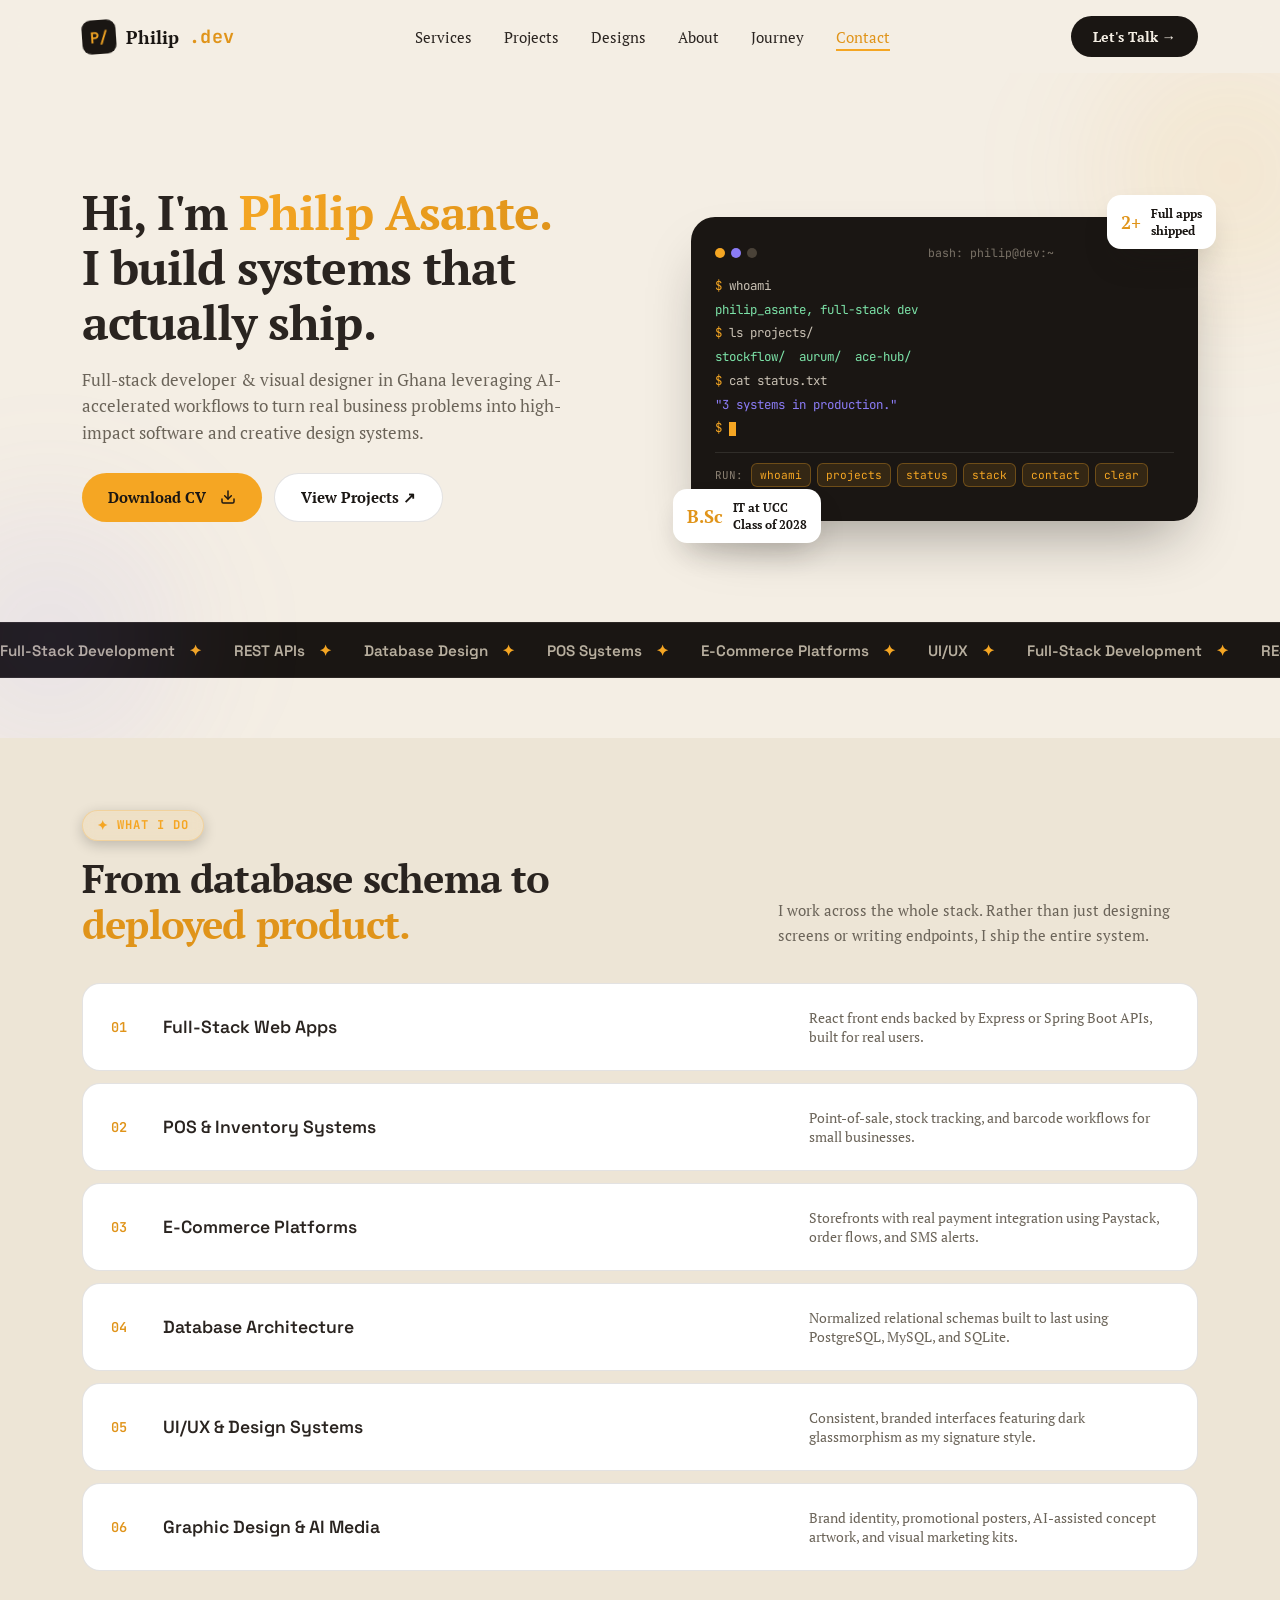
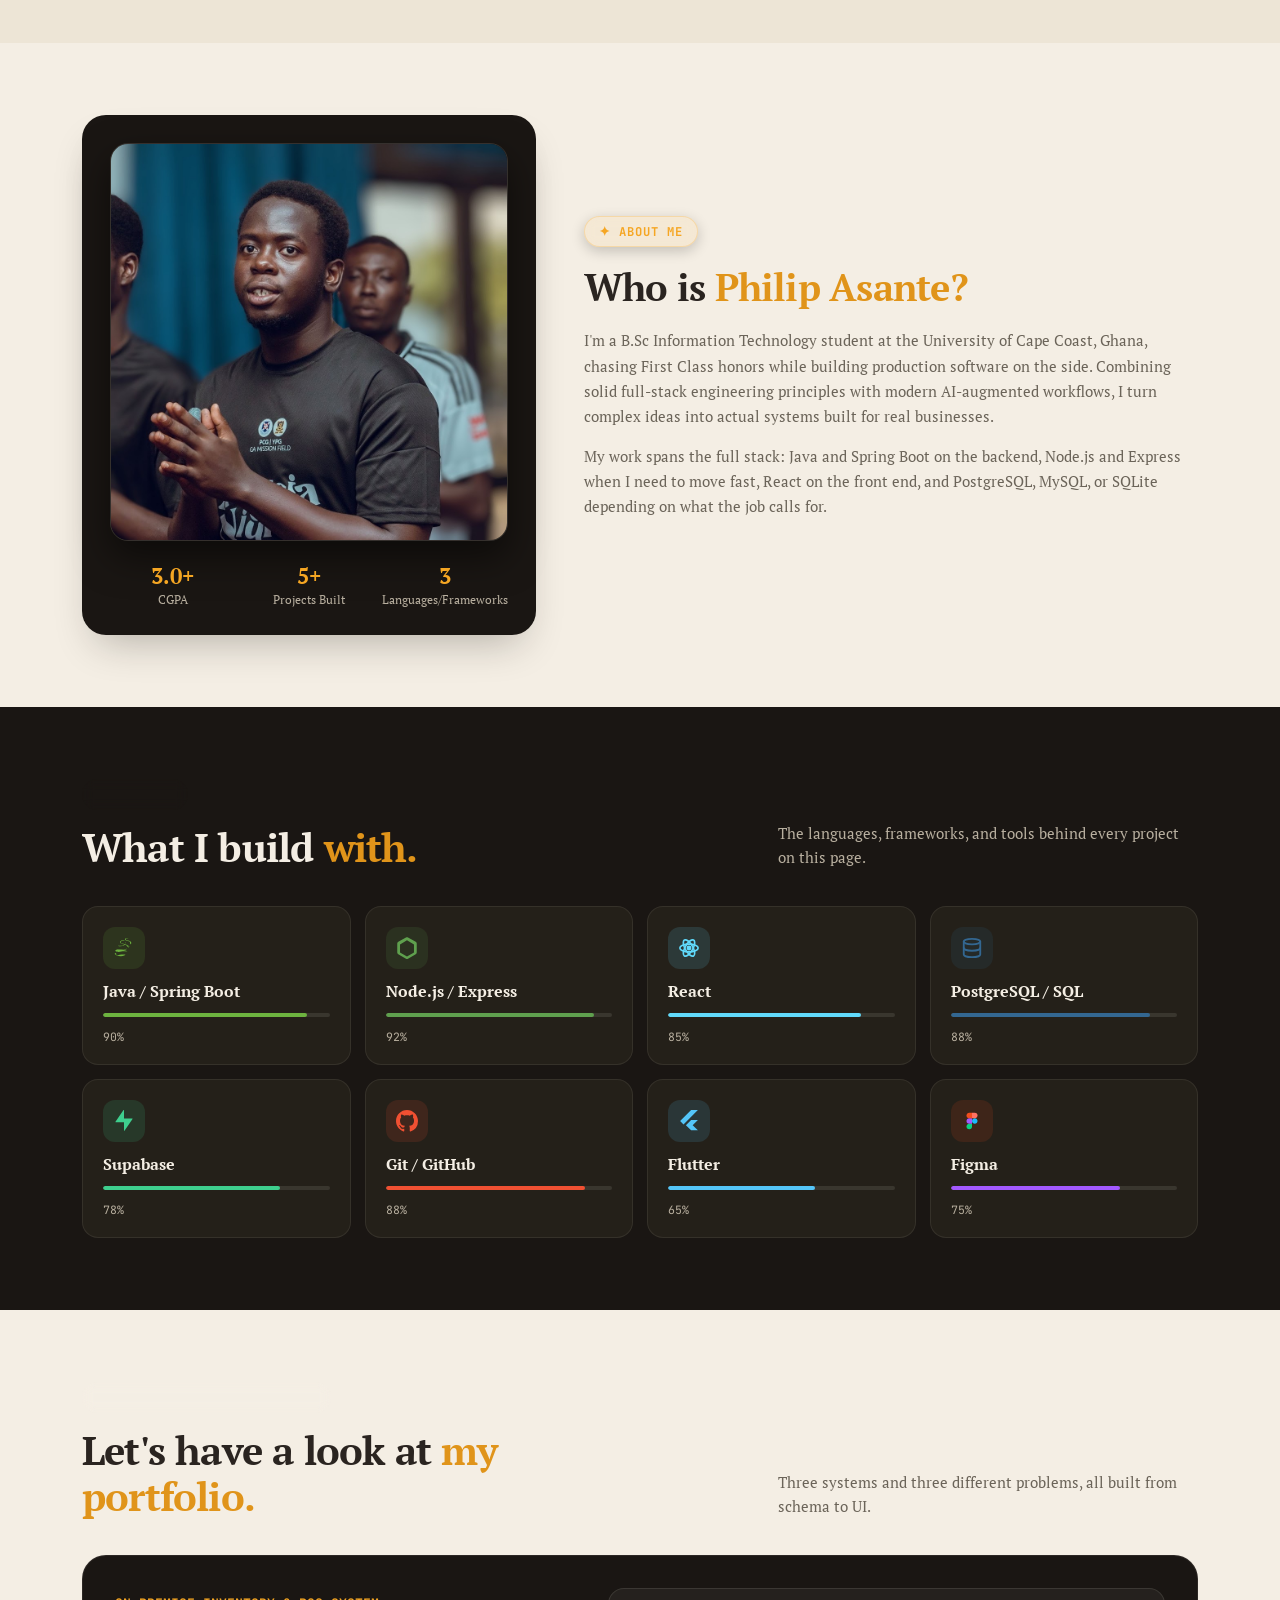
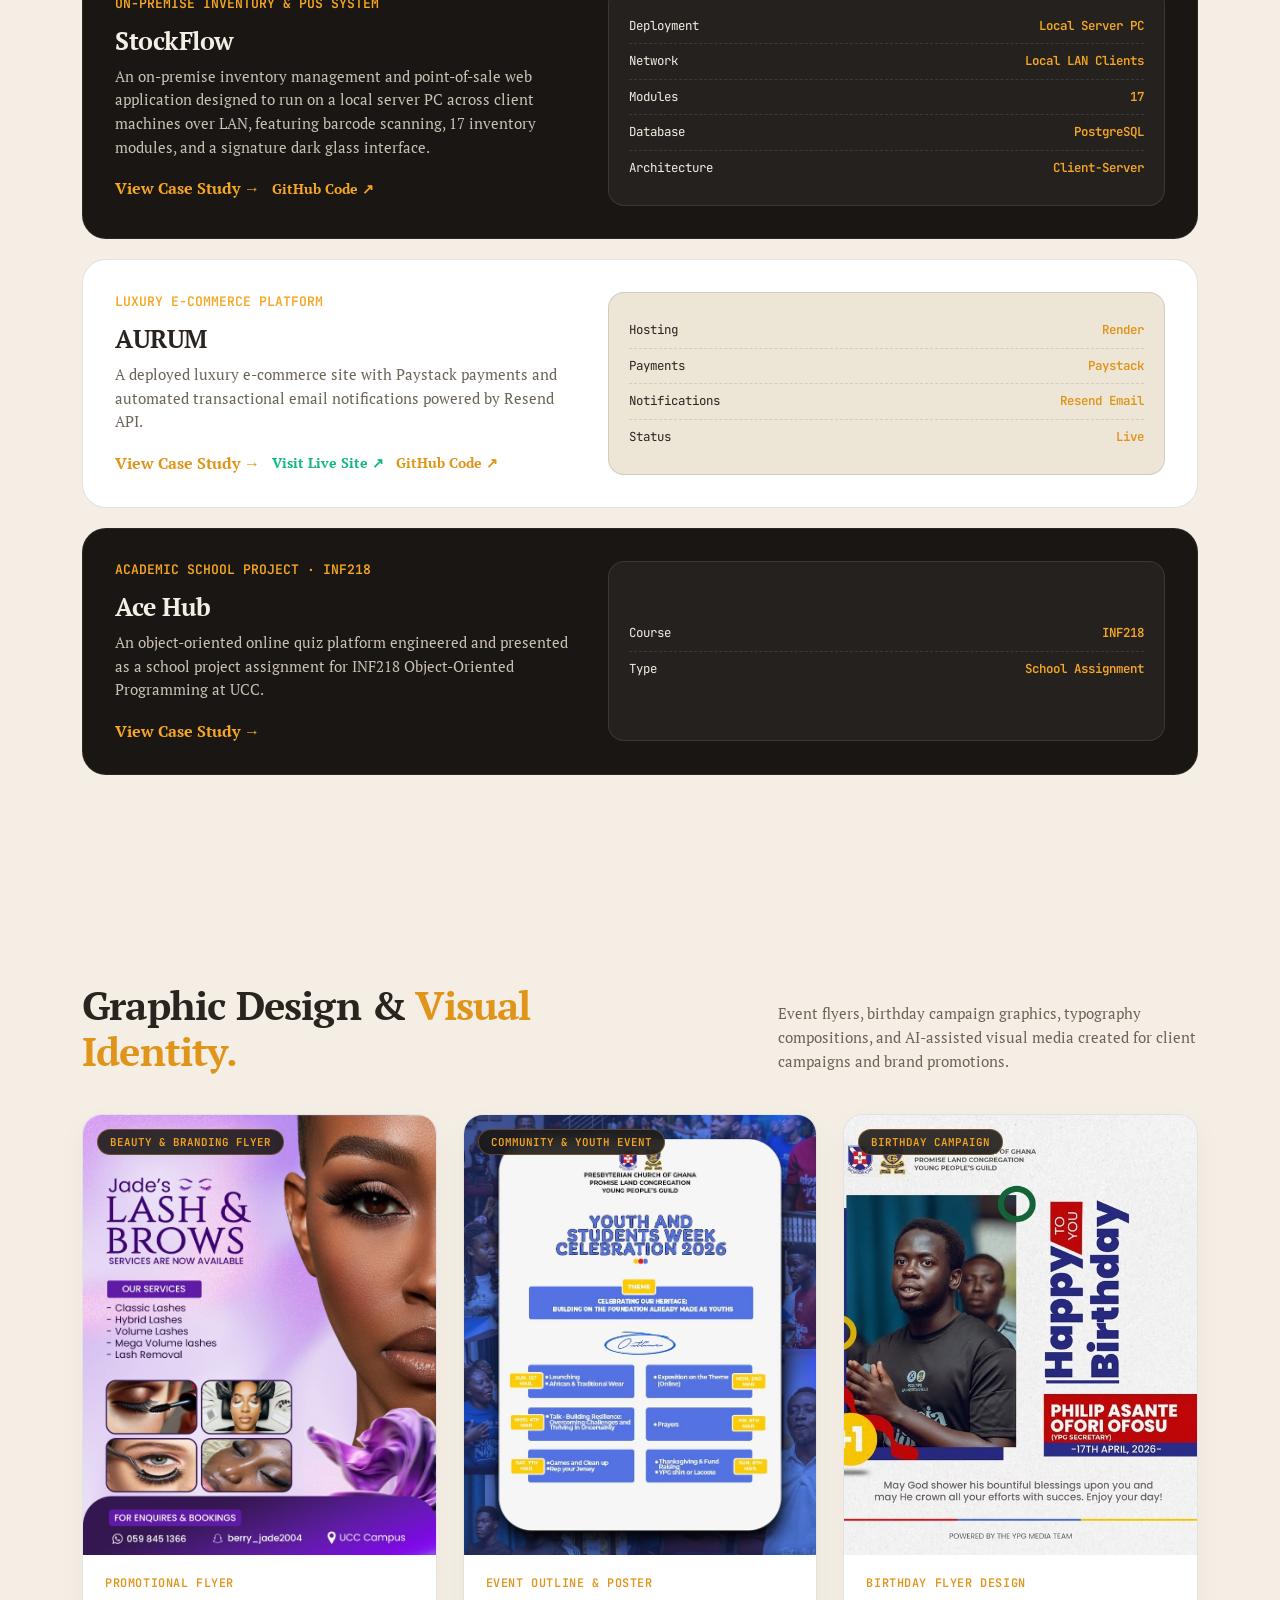
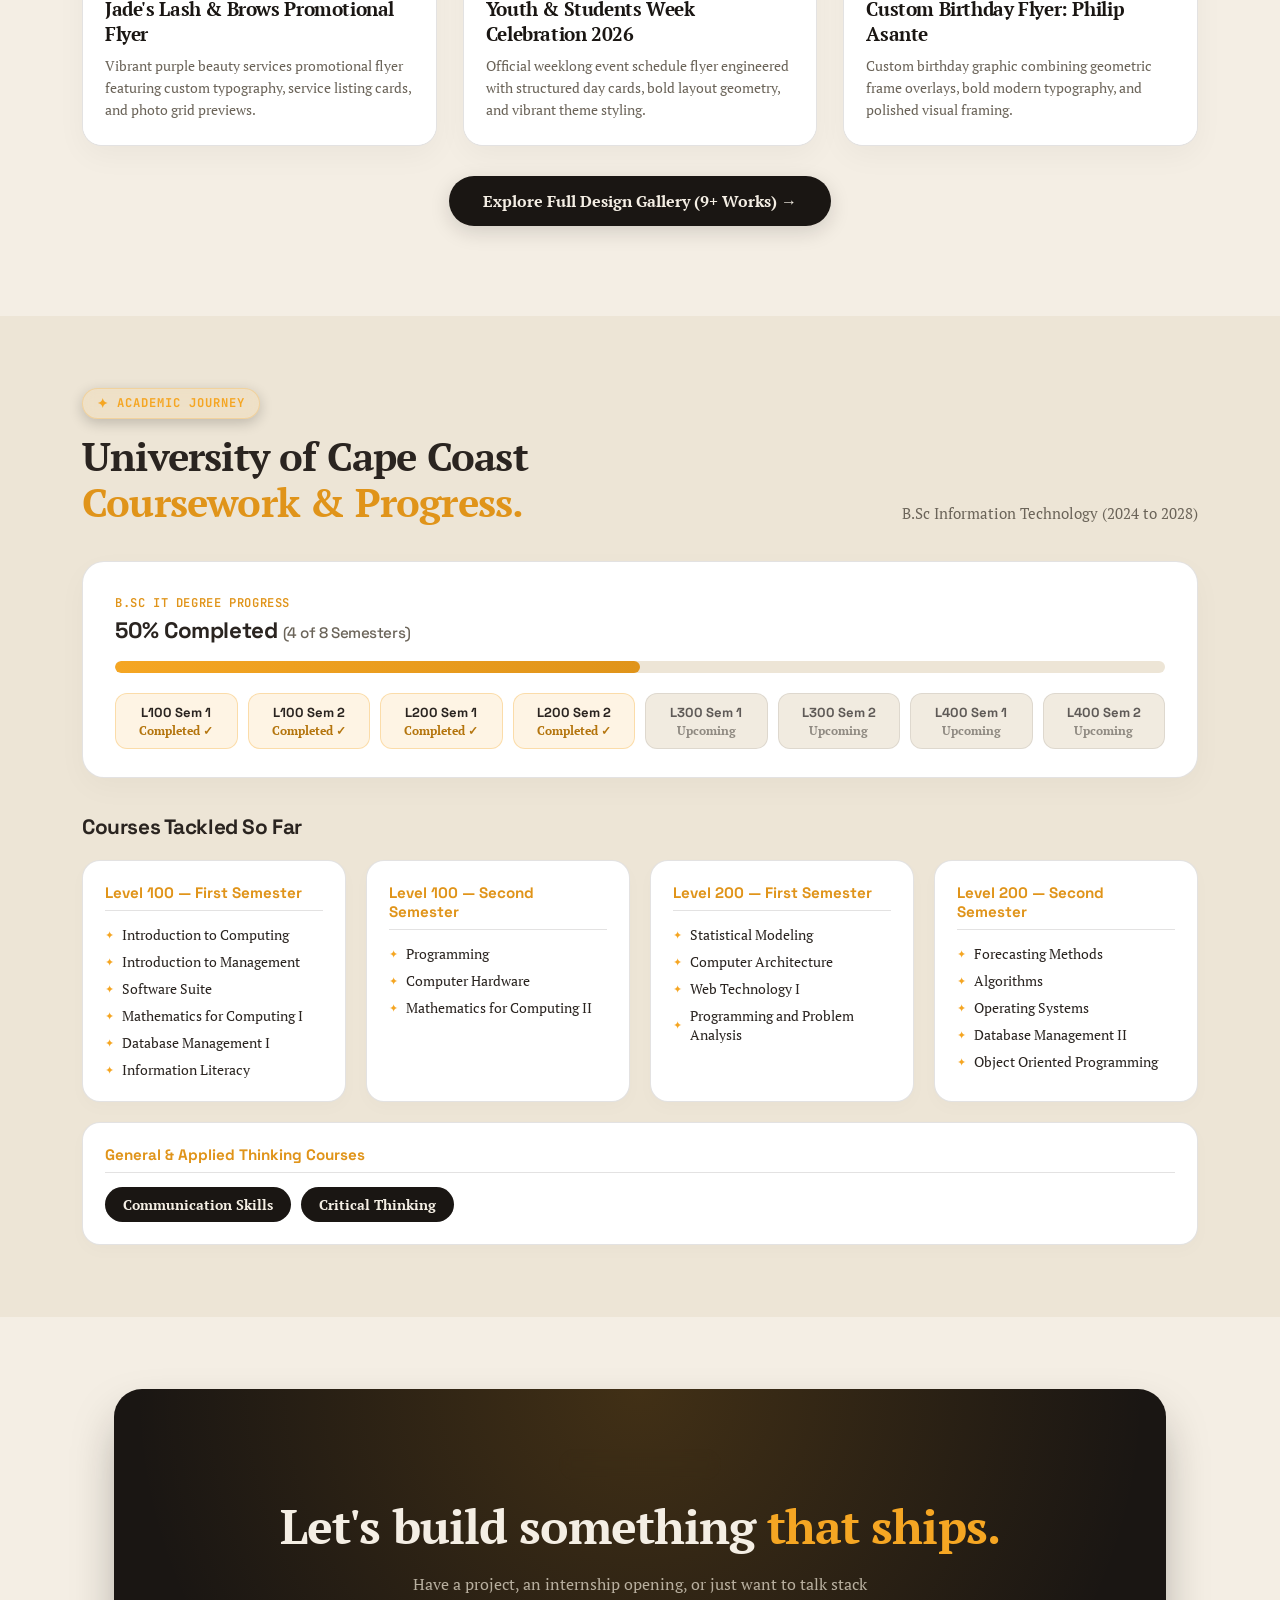
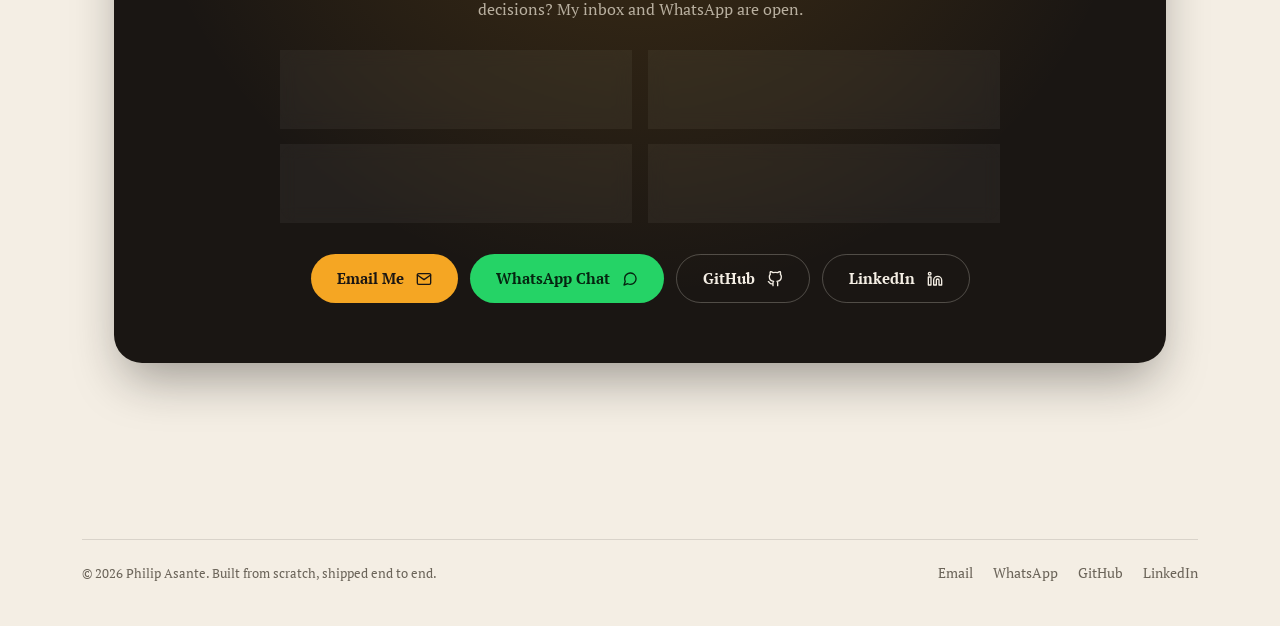
<file: index.html>
<!DOCTYPE html>
<html lang="en">
<head>
<meta charset="UTF-8">
<meta name="viewport" content="width=device-width, initial-scale=1.0">
<title>Philip Asante | Full-Stack Developer</title>
<meta name="description" content="Philip Asante, a Full-Stack Developer in Ghana building production POS systems, luxury e-commerce platforms, and web applications with Java, Spring Boot, Node.js, Express, React, and PostgreSQL.">
<link rel="icon" type="image/svg+xml" href="data:image/svg+xml,<svg xmlns='http://www.w3.org/2000/svg' viewBox='0 0 32 32'><rect width='32' height='32' rx='8' fill='%231A1613'/><text x='16' y='22' font-family='monospace' font-weight='bold' font-size='18' fill='%23F5A623' text-anchor='middle'>P/</text></svg>">
<meta property="og:type" content="website">
<meta property="og:title" content="Philip Asante | Full-Stack Developer">
<meta property="og:description" content="Full-Stack Developer turning real business problems into working software: POS systems, luxury e-commerce platforms, and web applications.">
<meta name="twitter:card" content="summary_large_image">
<meta name="twitter:title" content="Philip Asante | Full-Stack Developer">
<meta name="twitter:description" content="Full-Stack Developer turning real business problems into working software: POS systems, luxury e-commerce platforms, and web applications.">
<meta name="google-site-verification" content="DC25GH7GPD0bNKvXEM2nYegRqqDkec6xEYWTllp8J-k" />
<link rel="preconnect" href="https://fonts.googleapis.com">
<link rel="preconnect" href="https://fonts.gstatic.com" crossorigin>
<link href="https://fonts.googleapis.com/css2?family=PT+Serif:ital,wght@0,400;0,700;1,400;1,700&family=Space+Grotesk:wght@400;500;600;700&family=Inter:wght@400;500;600;700&family=JetBrains+Mono:wght@400;500&display=swap" rel="stylesheet">
<link rel="stylesheet" href="styles.css">
</head>
<body>

<div id="scroll-progress"></div>

<header>
  <div class="navbar">
    <a href="#" class="logo">
      <span class="logo-mark">P/</span>
      <span class="logo-name">Philip</span><span class="mono" style="color:var(--orange-2)">.dev</span>
    </a>
    <nav>
      <ul>
        <li><a href="#services">Services</a></li>
        <li><a href="#projects">Projects</a></li>
        <li><a href="designs.html">Designs</a></li>
        <li><a href="#about">About</a></li>
        <li><a href="#journey">Journey</a></li>
        <li><a href="#contact">Contact</a></li>
        <li class="mobile-menu-footer">
          <a href="#contact" class="mobile-menu-cta">Let's Talk →</a>
        </li>
      </ul>
    </nav>
    <a href="#contact" class="nav-cta">Let's Talk →</a>
    <button class="nav-toggle" aria-label="Menu">
      <span></span><span></span><span></span>
    </button>
  </div>
</header>

<section class="hero">
  <div class="glow-orb glow-orb-1"></div>
  <div class="glow-orb glow-orb-2"></div>
  <div class="wrap">
    <div class="hero-grid">
      <div>
        <h1>Hi, I'm <span class="accent">Philip Asante.</span><br>I build systems that actually ship.</h1>
        <p class="sub">Full-stack developer &amp; visual designer in Ghana leveraging AI-accelerated workflows to turn real business problems into high-impact software and creative design systems.</p>
        <div class="hero-actions">
          <a href="assets/Philip_Asante_CV.pdf" download="Philip_Asante_CV.pdf" class="btn btn-primary">Download CV <svg width="16" height="16" viewBox="0 0 24 24" fill="none" stroke="currentColor" stroke-width="2.2" stroke-linecap="round" stroke-linejoin="round" style="margin-left:6px;vertical-align:-2px;"><path d="M21 15v4a2 2 0 0 1-2 2H5a2 2 0 0 1-2-2v-4"/><polyline points="7 10 12 15 17 10"/><line x1="12" y1="15" x2="12" y2="3"/></svg></a>
          <a href="#projects" class="btn btn-ghost">View Projects ↗</a>
        </div>
      </div>
      <div class="hero-visual reveal">
        <div class="term-bar">
          <div class="term-dots">
            <span class="term-dot d1"></span>
            <span class="term-dot d2"></span>
            <span class="term-dot d3"></span>
          </div>
          <span class="term-title">bash: philip@dev:~</span>
        </div>
        <div class="term-lines">
          <div><span class="k">$</span> whoami</div>
          <div class="out">philip_asante, full-stack dev</div>
          <div><span class="k">$</span> ls projects/</div>
          <div class="out">stockflow/ &nbsp;aurum/ &nbsp;ace-hub/</div>
          <div><span class="k">$</span> cat status.txt</div>
          <div class="out"><span class="s">"3 systems in production."</span></div>
          <div><span class="k">$</span> <span class="cursor"></span></div>
        </div>
        <div class="term-cmds">
          <span class="term-cmds-label">RUN:</span>
          <button class="term-btn" data-cmd="whoami">whoami</button>
          <button class="term-btn" data-cmd="projects">projects</button>
          <button class="term-btn" data-cmd="status">status</button>
          <button class="term-btn" data-cmd="stack">stack</button>
          <button class="term-btn" data-cmd="contact">contact</button>
          <button class="term-btn" data-cmd="clear">clear</button>
        </div>
        <div class="float-badge-wrap">
          <div class="float-badge fb1">
            <span class="n">3+</span>
            <span>Full apps<br>shipped</span>
          </div>
          <div class="float-badge fb2">
            <span class="n">B.Sc</span>
            <span>IT at UCC<br>Class of 2028</span>
          </div>
        </div>
      </div>
    </div>
  </div>

  <div class="marquee-strip">
    <div class="marquee-track">
      <div class="marquee-item">Full-Stack Development <span class="sep">✦</span></div>
      <div class="marquee-item">REST APIs <span class="sep">✦</span></div>
      <div class="marquee-item">Database Design <span class="sep">✦</span></div>
      <div class="marquee-item">POS Systems <span class="sep">✦</span></div>
      <div class="marquee-item">E-Commerce Platforms <span class="sep">✦</span></div>
      <div class="marquee-item">UI/UX <span class="sep">✦</span></div>
      <div class="marquee-item">Full-Stack Development <span class="sep">✦</span></div>
      <div class="marquee-item">REST APIs <span class="sep">✦</span></div>
      <div class="marquee-item">Database Design <span class="sep">✦</span></div>
      <div class="marquee-item">POS Systems <span class="sep">✦</span></div>
      <div class="marquee-item">E-Commerce Platforms <span class="sep">✦</span></div>
      <div class="marquee-item">UI/UX <span class="sep">✦</span></div>
    </div>
  </div>
</section>

<section class="services" id="services">
  <div class="wrap">
    <div class="section-head">
      <div>
        <span class="section-tag"><span class="spark">✦</span> What I Do</span>
        <h2>From database schema to <span class="accent">deployed product.</span></h2>
      </div>
      <p class="section-sub">I work across the whole stack. Rather than just designing screens or writing endpoints, I ship the entire system.</p>
    </div>
    <div class="service-list reveal">
      <div class="service-row">
        <span class="service-num">01</span>
        <span class="service-title">Full-Stack Web Apps</span>
        <span class="service-desc">React front ends backed by Express or Spring Boot APIs, built for real users.</span>
      </div>
      <div class="service-row">
        <span class="service-num">02</span>
        <span class="service-title">POS &amp; Inventory Systems</span>
        <span class="service-desc">Point-of-sale, stock tracking, and barcode workflows for small businesses.</span>
      </div>
      <div class="service-row">
        <span class="service-num">03</span>
        <span class="service-title">E-Commerce Platforms</span>
        <span class="service-desc">Storefronts with real payment integration using Paystack, order flows, and SMS alerts.</span>
      </div>
      <div class="service-row">
        <span class="service-num">04</span>
        <span class="service-title">Database Architecture</span>
        <span class="service-desc">Normalized relational schemas built to last using PostgreSQL, MySQL, and SQLite.</span>
      </div>
      <div class="service-row">
        <span class="service-num">05</span>
        <span class="service-title">UI/UX &amp; Design Systems</span>
        <span class="service-desc">Consistent, branded interfaces featuring dark glassmorphism as my signature style.</span>
      </div>
      <div class="service-row">
        <span class="service-num">06</span>
        <span class="service-title">Graphic Design &amp; AI Media</span>
        <span class="service-desc">Brand identity, promotional posters, AI-assisted concept artwork, and visual marketing kits.</span>
      </div>
    </div>
  </div>
</section>

<section id="about">
  <div class="wrap">
    <div class="about-grid">
      <div class="about-photo reveal">
        <img src="assets/philip-asante.jpg" alt="Philip Asante Ofori-Ofosu" class="profile-img">
        <div class="about-stats">
          <div class="about-stat"><div class="num">3.5+</div><div class="lbl">CGPA</div></div>
          <div class="about-stat"><div class="num">6+</div><div class="lbl">Projects Built</div></div>
          <div class="about-stat"><div class="num">4</div><div class="lbl">Languages/Frameworks</div></div>
        </div>
      </div>
      <div class="about-text">
        <span class="section-tag"><span class="spark">✦</span> About Me</span>
        <h2>Who is <span class="accent">Philip Asante?</span></h2>
        <p>I'm a B.Sc Information Technology student at the University of Cape Coast, Ghana, chasing First Class honors while building production software on the side. Combining solid full-stack engineering principles with modern AI-augmented workflows, I turn complex ideas into actual systems built for real businesses.</p>
        <p>My work spans the full stack: Java and Spring Boot on the backend, Node.js and Express when I need to move fast, React on the front end, and PostgreSQL, MySQL, or SQLite depending on what the job calls for.</p>
      </div>
    </div>
  </div>
</section>

<section class="tools">
  <div class="wrap">
    <div class="section-head">
      <div>
        <span class="section-tag"><span class="spark">✦</span> Toolkit</span>
        <h2>What I build <span class="accent">with.</span></h2>
      </div>
      <p class="section-sub">The languages, frameworks, and tools behind every project on this page.</p>
    </div>
    <div class="tool-grid reveal">
      <div class="tool-card">
        <div class="tool-icon" style="background:#6DB33F22;color:#6DB33F;" title="Java / Spring Boot">
          <svg width="22" height="22" viewBox="0 0 24 24" fill="currentColor">
            <path d="M4.14 17.58c0 0-1.57.37-1.14 1.34.42.95 2.5 1.15 4.31.57 1.8-.57 5.25-.66 6.37-.2 0 0-2.31 1.77-5.07 1.77C5.39 21.06 3 20 2.2 18.91c-.8-1.09.28-1.74 1.94-1.33zm-.51-3.66s-1.8.84-.71 1.63c1.1.79 3.93.93 6.13.34 2.21-.6 5.86-.33 6.77.29 0 0-1.78-1.92-5.74-2.14-3.97-.22-5.46-.35-6.45-.12zm13.1-4.78s1.61.85.74 2.1c-.87 1.25-3.03 2.05-5.91 2.37-2.89.32-6.52.06-8.21-.73 0 0 1.27.79 3.65 1.07 2.38.27 5.4.15 7.64-.69 2.24-.85 3.39-1.97 2.09-4.12zm-3.32-4.04c.94 1.08.31 2.24-.76 3.09-1.06.85-2.61 1.23-3.83 1.39-1.22.15-2.6.14-3.7-.1 0 0 1.05.51 2.56.54 1.5.03 3.05-.18 4.24-.85 1.18-.68 1.91-1.63 1.49-4.07zm3.17 6.43s.85-1.58-1.12-2.82c-1.97-1.25-3.67-1.07-5.59-1.71-1.92-.64-1.79-1.98-.38-2.6 1.41-.62 3.61-.17 3.61-.17s-1.07-.94-2.86-.71c-1.79.23-2.92 1.42-2.46 2.53.46 1.1 2.12 1.44 3.73 1.77 1.61.34 3.63.92 3.86 2.35 0 0 .5-1.15-1.24-1.89zM18.89 8.2s1.77-.92.83-2.48c-.94-1.55-2.73-1.69-4.48-2.09-1.76-.41-1.79-1.5-.72-2.03 1.07-.53 2.76-.08 2.76-.08s-.83-.75-2.27-.52c-1.44.23-2.31 1.15-1.89 2.05.42.9 1.83 1.15 3.19 1.43 1.36.27 2.87.67 2.58 2.13 0 0 .86-1.06-.52-1.85z"/>
          </svg>
        </div>
        <div class="tool-name">Java / Spring Boot</div>
        <div class="tool-bar"><div class="tool-bar-fill" style="width:90%;background:#6DB33F;"></div></div>
        <span class="tool-pct">90%</span>
      </div>
      <div class="tool-card">
        <div class="tool-icon" style="background:#5FA04E22;color:#5FA04E;" title="Node.js / Express">
          <svg width="22" height="22" viewBox="0 0 24 24" fill="currentColor">
            <path d="M11.998 24c-.387 0-.773-.105-1.115-.303l-8.41-4.856C1.777 18.438 1.36 17.716 1.36 16.924V7.21c0-.792.417-1.514 1.113-1.917L10.883.437c.684-.395 1.546-.395 2.23 0l8.41 4.856c.696.403 1.113 1.125 1.113 1.917v9.714c0 .792-.417 1.514-1.113 1.917l-8.41 4.856a2.236 2.236 0 0 1-1.115.303zm-7.61-7.076 7.61 4.394 7.61-4.394V8.076L11.998 3.68 4.388 8.076v8.848z"/>
          </svg>
        </div>
        <div class="tool-name">Node.js / Express</div>
        <div class="tool-bar"><div class="tool-bar-fill" style="width:92%;background:#5FA04E;"></div></div>
        <span class="tool-pct">92%</span>
      </div>
      <div class="tool-card">
        <div class="tool-icon" style="background:#61DAFB22;color:#61DAFB;" title="React">
          <svg width="22" height="22" viewBox="0 0 24 24" fill="none" stroke="currentColor" stroke-width="1.8">
            <ellipse cx="12" cy="12" rx="10" ry="4.2" transform="rotate(0 12 12)"/>
            <ellipse cx="12" cy="12" rx="10" ry="4.2" transform="rotate(60 12 12)"/>
            <ellipse cx="12" cy="12" rx="10" ry="4.2" transform="rotate(120 12 12)"/>
            <circle cx="12" cy="12" r="1.8" fill="currentColor"/>
          </svg>
        </div>
        <div class="tool-name">React</div>
        <div class="tool-bar"><div class="tool-bar-fill" style="width:85%;background:#61DAFB;"></div></div>
        <span class="tool-pct">85%</span>
      </div>
      <div class="tool-card">
        <div class="tool-icon" style="background:#33679122;color:#336791;" title="PostgreSQL / SQL">
          <svg width="22" height="22" viewBox="0 0 24 24" fill="none" stroke="currentColor" stroke-width="2" stroke-linecap="round" stroke-linejoin="round">
            <ellipse cx="12" cy="5" rx="9" ry="3"/>
            <path d="M21 12c0 1.66-4 3-9 3s-9-1.34-9-3"/>
            <path d="M3 5v14c0 1.66 4 3 9 3s9-1.34 9-3V5"/>
          </svg>
        </div>
        <div class="tool-name">PostgreSQL / SQL</div>
        <div class="tool-bar"><div class="tool-bar-fill" style="width:88%;background:#336791;"></div></div>
        <span class="tool-pct">88%</span>
      </div>
      <div class="tool-card">
        <div class="tool-icon" style="background:#3ECF8E22;color:#3ECF8E;" title="Supabase">
          <svg width="22" height="22" viewBox="0 0 24 24" fill="currentColor">
            <path d="M21.362 9.354H12V.3a.3.3 0 0 0-.53-.197L2.695 12.875a.3.3 0 0 0 .245.495H12v9.054a.3.3 0 0 0 .53.197l8.775-12.772a.3.3 0 0 0-.243-.495z"/>
          </svg>
        </div>
        <div class="tool-name">Supabase</div>
        <div class="tool-bar"><div class="tool-bar-fill" style="width:78%;background:#3ECF8E;"></div></div>
        <span class="tool-pct">78%</span>
      </div>
      <div class="tool-card">
        <div class="tool-icon" style="background:#F0503222;color:#F05032;" title="Git / GitHub">
          <svg width="22" height="22" viewBox="0 0 24 24" fill="currentColor">
            <path d="M12 0C5.37 0 0 5.37 0 12c0 5.31 3.435 9.795 8.205 11.385.6.105.825-.255.825-.57 0-.285-.015-1.23-.015-2.235-3.015.555-3.795-.735-4.035-1.41-.135-.345-.72-1.41-1.23-1.695-.42-.225-1.02-.78-.015-.795.945-.015 1.62.87 1.845 1.23 1.08 1.815 2.805 1.305 3.495.99.105-.78.42-1.305.765-1.605-2.67-.3-5.46-1.335-5.46-5.925 0-1.305.465-2.385 1.23-3.225-.12-.3-.54-1.53.12-3.18 0 0 1.005-.315 3.3 1.23.96-.27 1.98-.405 3-.405s2.04.135 3 .405c2.295-1.56 3.3-1.23 3.3-1.23.66 1.65.24 2.88.12 3.18.765.84 1.23 1.905 1.23 3.225 0 4.605-2.805 5.625-5.475 5.925.435.375.81 1.095.81 2.22 0 1.605-.015 2.895-.015 3.3 0 .315.225.69.825.57A12.02 12.02 0 0024 12c0-6.63-5.37-12-12-12z"/>
          </svg>
        </div>
        <div class="tool-name">Git / GitHub</div>
        <div class="tool-bar"><div class="tool-bar-fill" style="width:88%;background:#F05032;"></div></div>
        <span class="tool-pct">88%</span>
      </div>
      <div class="tool-card">
        <div class="tool-icon" style="background:#54C5F822;color:#54C5F8;" title="Flutter">
          <svg width="22" height="22" viewBox="0 0 24 24" fill="currentColor">
            <path d="M14.314 0L2.3 12 6 15.7 21.686 0h-7.372zm0 10.8L8.628 16.5l5.686 5.7h7.372L16 16.5l5.686-5.7h-7.372z"/>
          </svg>
        </div>
        <div class="tool-name">Flutter</div>
        <div class="tool-bar"><div class="tool-bar-fill" style="width:65%;background:#54C5F8;"></div></div>
        <span class="tool-pct">65%</span>
      </div>
      <div class="tool-card">
        <div class="tool-icon" style="background:rgba(242,78,30,0.12);" title="Figma">
          <svg width="22" height="22" viewBox="0 0 24 24" fill="none">
            <path d="M12 12c0-1.657 1.343-3 3-3s3 1.343 3 3-1.343 3-3 3-3-1.343-3-3z" fill="#1ABCFE"/>
            <path d="M6 18c0-1.657 1.343-3 3-3h3v3a3 3 0 0 1-6 0z" fill="#0ACF83"/>
            <path d="M6 12c0-1.657 1.343-3 3-3h3v6H9a3 3 0 0 1-3-3z" fill="#A259FF"/>
            <path d="M6 6c0-1.657 1.343-3 3-3h3v6H9a3 3 0 0 1-3-3z" fill="#F24E1E"/>
            <path d="M12 3h3a3 3 0 0 1 3 3c0 1.657-1.343 3-3 3h-3V3z" fill="#FF7262"/>
          </svg>
        </div>
        <div class="tool-name">Figma</div>
        <div class="tool-bar"><div class="tool-bar-fill" style="width:75%;background:#A259FF;"></div></div>
        <span class="tool-pct">75%</span>
      </div>
    </div>
  </div>
</section>

<section id="projects">
  <div class="wrap">
    <div class="section-head">
      <div>
        <span class="section-tag"><span class="spark">✦</span> Selected Engineering Work</span>
        <h2>Let's have a look at <span class="accent">my portfolio.</span></h2>
      </div>
      <p class="section-sub">Three systems and three different problems, all built from schema to UI.</p>
    </div>
    <div class="project-list reveal">

      <div class="project-card">
        <div>
          <div class="role">ON-PREMISE INVENTORY &amp; POS SYSTEM</div>
          <h3>StockFlow</h3>
          <p>An on-premise inventory management and point-of-sale web application designed to run on a local server PC across client machines over LAN, featuring barcode scanning, 17 inventory modules, and a signature dark glass interface.</p>
          <div class="project-actions-row">
            <button class="project-link open-modal" data-project="stockflow">View Case Study →</button>
            <a href="https://github.com/blowman17/stockflow-access" target="_blank" rel="noopener noreferrer" class="project-link live-link">GitHub Code ↗</a>
          </div>
        </div>
        <div class="project-visual">
          <div class="row"><span>Deployment</span><span class="val">Local Server PC</span></div>
          <div class="row"><span>Network</span><span class="val">Local LAN Clients</span></div>
          <div class="row"><span>Modules</span><span class="val">17</span></div>
          <div class="row"><span>Database</span><span class="val">PostgreSQL</span></div>
          <div class="row" style="border-bottom:none;"><span>Architecture</span><span class="val">Client-Server</span></div>
        </div>
      </div>

      <div class="project-card alt">
        <div>
          <div class="role">LUXURY E-COMMERCE PLATFORM</div>
          <h3>AURUM</h3>
          <p>A deployed luxury e-commerce site with Paystack payments and automated transactional email notifications powered by Resend API.</p>
          <div class="project-actions-row">
            <button class="project-link open-modal" data-project="aurum">View Case Study →</button>
            <a href="https://aurum-udfm.onrender.com" target="_blank" rel="noopener noreferrer" class="project-link live-link">Visit Live Site ↗</a>
            <a href="https://github.com/blowman17/aurum" target="_blank" rel="noopener noreferrer" class="project-link">GitHub Code ↗</a>
          </div>
        </div>
        <div class="project-visual">
          <div class="row"><span>Hosting</span><span class="val">Render</span></div>
          <div class="row"><span>Payments</span><span class="val">Paystack</span></div>
          <div class="row"><span>Notifications</span><span class="val">Resend Email</span></div>
          <div class="row" style="border-bottom:none;"><span>Status</span><span class="val">Live</span></div>
        </div>
      </div>

      <div class="project-card">
        <div>
          <div class="role">ACADEMIC SCHOOL PROJECT · INF218</div>
          <h3>Ace Hub</h3>
          <p>An object-oriented online quiz platform engineered and presented as a school project assignment for INF218 Object-Oriented Programming at UCC.</p>
          <button class="project-link open-modal" data-project="acehub">View Case Study →</button>
        </div>
        <div class="project-visual">
          <div class="row"><span>Course</span><span class="val">INF218</span></div>
          <div class="row" style="border-bottom:none;"><span>Type</span><span class="val">School Assignment</span></div>
        </div>
      </div>

    </div>
  </div>
</section>

<section class="designs-section" id="designs">
  <div class="wrap">
    <div class="section-head">
      <div>
        <span class="section-tag"><span class="spark">✦</span> Graphic Design Showcase</span>
        <h2>Graphic Design &amp; <span class="accent" style="color:var(--orange-2);">Visual Identity.</span></h2>
      </div>
      <p class="section-sub">Event flyers, birthday campaign graphics, typography compositions, and AI-assisted visual media created for client campaigns and brand promotions.</p>
    </div>

    <!-- Teaser Collage Grid -->
    <div class="designs-grid reveal" style="margin-top: 40px;">
      <a href="designs.html" class="design-grid-card" style="text-decoration:none;">
        <div class="design-grid-img-wrap">
          <div class="design-grid-badge-overlay">BEAUTY &amp; BRANDING FLYER</div>
          <img src="assets/designs/jades-lash-and-brows.jpg" alt="Jade's Lash &amp; Brows Promotional Flyer" loading="lazy">
        </div>
        <div class="design-grid-info">
          <div class="design-grid-badge">PROMOTIONAL FLYER</div>
          <h3>Jade's Lash &amp; Brows Promotional Flyer</h3>
          <p>Vibrant purple beauty services promotional flyer featuring custom typography, service listing cards, and photo grid previews.</p>
        </div>
      </a>

      <a href="designs.html" class="design-grid-card" style="text-decoration:none;">
        <div class="design-grid-img-wrap">
          <div class="design-grid-badge-overlay">COMMUNITY &amp; YOUTH EVENT</div>
          <img src="assets/designs/youth-week-2026.jpg" alt="Youth &amp; Students Week Celebration 2026" loading="lazy">
        </div>
        <div class="design-grid-info">
          <div class="design-grid-badge">EVENT OUTLINE &amp; POSTER</div>
          <h3>Youth &amp; Students Week Celebration 2026</h3>
          <p>Official weeklong event schedule flyer engineered with structured day cards, bold layout geometry, and vibrant theme styling.</p>
        </div>
      </a>

      <a href="designs.html" class="design-grid-card" style="text-decoration:none;">
        <div class="design-grid-img-wrap">
          <div class="design-grid-badge-overlay">BIRTHDAY CAMPAIGN</div>
          <img src="assets/designs/birthday-philip-asante.jpg" alt="Custom Birthday Flyer Philip Asante" loading="lazy">
        </div>
        <div class="design-grid-info">
          <div class="design-grid-badge">BIRTHDAY FLYER DESIGN</div>
          <h3>Custom Birthday Flyer: Philip Asante</h3>
          <p>Custom birthday graphic combining geometric frame overlays, bold modern typography, and polished visual framing.</p>
        </div>
      </a>
    </div>

    <!-- Mobile swipe indicator hint -->
    <div class="mobile-swipe-hint">
      <span>← Swipe horizontally to preview flyers →</span>
    </div>

    <!-- CTA Button to full gallery page -->
    <div style="text-align: center; margin-top: 30px;" class="reveal">
      <a href="designs.html" class="btn-teaser-cta">Explore Full Design Gallery (9+ Works) →</a>
    </div>
  </div>
</section>

<section class="journey" id="journey">
  <div class="wrap">
    <div class="section-head">
      <div>
        <span class="section-tag"><span class="spark">✦</span> Academic Journey</span>
        <h2>University of Cape Coast <span class="accent">Coursework &amp; Progress.</span></h2>
      </div>
      <p class="section-sub">B.Sc Information Technology (2024 to 2028)</p>
    </div>

    <!-- Academic Progress Bar Box -->
    <div class="degree-progress-box reveal">
      <div class="degree-progress-head">
        <div>
          <span class="degree-badge">B.Sc IT DEGREE PROGRESS</span>
          <h3 class="degree-status-title">50% Completed <span class="degree-subtext">(4 of 8 Semesters)</span></h3>
        </div>
      </div>
      <div class="degree-bar-track">
        <div class="degree-bar-fill" style="width: 50%;"></div>
      </div>
      <div class="degree-semesters-grid">
        <div class="sem-card completed">
          <span class="sem-name">L100 Sem 1</span>
          <span class="sem-status">Completed ✓</span>
        </div>
        <div class="sem-card completed">
          <span class="sem-name">L100 Sem 2</span>
          <span class="sem-status">Completed ✓</span>
        </div>
        <div class="sem-card completed">
          <span class="sem-name">L200 Sem 1</span>
          <span class="sem-status">Completed ✓</span>
        </div>
        <div class="sem-card completed">
          <span class="sem-name">L200 Sem 2</span>
          <span class="sem-status">Completed ✓</span>
        </div>
        <div class="sem-card upcoming">
          <span class="sem-name">L300 Sem 1</span>
          <span class="sem-status">Upcoming</span>
        </div>
        <div class="sem-card upcoming">
          <span class="sem-name">L300 Sem 2</span>
          <span class="sem-status">Upcoming</span>
        </div>
        <div class="sem-card upcoming">
          <span class="sem-name">L400 Sem 1</span>
          <span class="sem-status">Upcoming</span>
        </div>
        <div class="sem-card upcoming">
          <span class="sem-name">L400 Sem 2</span>
          <span class="sem-status">Upcoming</span>
        </div>
      </div>
    </div>

    <!-- Completed Coursework Grid -->
    <div class="coursework-section reveal">
      <h3 class="coursework-title">Courses Tackled So Far</h3>
      
      <div class="coursework-grid">
        <div class="course-group-card">
          <div class="course-group-head">Level 100 — First Semester</div>
          <ul class="course-list">
            <li>Introduction to Computing</li>
            <li>Introduction to Management</li>
            <li>Software Suite</li>
            <li>Mathematics for Computing I</li>
            <li>Database Management I</li>
            <li>Information Literacy</li>
          </ul>
        </div>

        <div class="course-group-card">
          <div class="course-group-head">Level 100 — Second Semester</div>
          <ul class="course-list">
            <li>Programming</li>
            <li>Computer Hardware</li>
            <li>Mathematics for Computing II</li>
          </ul>
        </div>

        <div class="course-group-card">
          <div class="course-group-head">Level 200 — First Semester</div>
          <ul class="course-list">
            <li>Statistical Modeling</li>
            <li>Computer Architecture</li>
            <li>Web Technology I</li>
            <li>Programming and Problem Analysis</li>
          </ul>
        </div>

        <div class="course-group-card">
          <div class="course-group-head">Level 200 — Second Semester</div>
          <ul class="course-list">
            <li>Forecasting Methods</li>
            <li>Algorithms</li>
            <li>Operating Systems</li>
            <li>Database Management II</li>
            <li>Object Oriented Programming</li>
          </ul>
        </div>

        <div class="course-group-card full-width-group">
          <div class="course-group-head">General &amp; Applied Thinking Courses</div>
          <div class="course-pills-row">
            <span class="course-pill">Communication Skills</span>
            <span class="course-pill">Critical Thinking</span>
          </div>
        </div>
      </div>
    </div>

  </div>
</section>

<section id="contact">
  <div class="wrap">
    <div class="contact reveal">
      <span class="section-tag"><span class="spark">✦</span> Direct Contact</span>
      <h2>Let's build something <span class="accent">that ships.</span></h2>
      <p>Have a project, an internship opening, or just want to talk stack decisions? My inbox and WhatsApp are open.</p>

      <div class="contact-grid">
        <div class="contact-card">
          <div class="contact-icon email-ic">
            <svg width="20" height="20" viewBox="0 0 24 24" fill="none" stroke="currentColor" stroke-width="2" stroke-linecap="round" stroke-linejoin="round"><path d="M4 4h16c1.1 0 2 .9 2 2v12c0 1.1-.9 2-2 2H4c-1.1 0-2-.9-2-2V6c0-1.1.9-2 2-2z"/><polyline points="22,6 12,13 2,6"/></svg>
          </div>
          <div class="contact-info">
            <span class="contact-label">DIRECT EMAIL</span>
            <a href="mailto:philipdev1717@gmail.com" class="contact-val">philipdev1717@gmail.com</a>
          </div>
        </div>

        <div class="contact-card">
          <div class="contact-icon wa-ic">
            <svg width="20" height="20" viewBox="0 0 24 24" fill="none" stroke="currentColor" stroke-width="2" stroke-linecap="round" stroke-linejoin="round"><path d="M21 11.5a8.38 8.38 0 0 1-.9 3.8 8.5 8.5 0 0 1-7.6 4.7 8.38 8.38 0 0 1-3.8-.9L3 21l1.9-5.7a8.38 8.38 0 0 1-.9-3.8 8.5 8.5 0 0 1 4.7-7.6 8.38 8.38 0 0 1 3.8-.9h.5a8.48 8.48 0 0 1 8 8v.5z"/></svg>
          </div>
          <div class="contact-info">
            <span class="contact-label">WHATSAPP / CALL</span>
            <a href="https://wa.me/233531858109" target="_blank" rel="noopener noreferrer" class="contact-val">+233 53 185 8109 <span class="contact-sub">(0531858109)</span></a>
          </div>
        </div>

        <div class="contact-card">
          <div class="contact-icon gh-ic">
            <svg width="20" height="20" viewBox="0 0 24 24" fill="none" stroke="currentColor" stroke-width="2" stroke-linecap="round" stroke-linejoin="round"><path d="M9 19c-5 1.5-5-2.5-7-3m14 6v-3.87a3.37 3.37 0 0 0-.94-2.61c3.14-.35 6.44-1.54 6.44-7A5.44 5.44 0 0 0 20 4.77 5.07 5.07 0 0 0 19.91 1S18.73.65 16 2.48a13.38 13.38 0 0 0-7 0C6.27.65 5.09 1 5.09 1A5.07 5.07 0 0 0 5 4.77a5.44 5.44 0 0 0-1.5 3.78c0 5.42 3.3 6.61 6.44 7A3.37 3.37 0 0 0 9 18.13V22"/></svg>
          </div>
          <div class="contact-info">
            <span class="contact-label">GITHUB PROFILE</span>
            <a href="https://github.com/blowman17" target="_blank" rel="noopener noreferrer" class="contact-val">github.com/blowman17</a>
          </div>
        </div>

        <div class="contact-card">
          <div class="contact-icon li-ic">
            <svg width="20" height="20" viewBox="0 0 24 24" fill="none" stroke="currentColor" stroke-width="2" stroke-linecap="round" stroke-linejoin="round"><path d="M16 8a6 6 0 0 1 6 6v7h-4v-7a2 2 0 0 0-2-2 2 2 0 0 0-2 2v7h-4v-7a6 6 0 0 1 6-6z"/><rect x="2" y="9" width="4" height="12"/><circle cx="4" cy="4" r="2"/></svg>
          </div>
          <div class="contact-info">
            <span class="contact-label">LINKEDIN</span>
            <a href="https://www.linkedin.com/in/philip-asante-ofori-ofosu-8a0344429" target="_blank" rel="noopener noreferrer" class="contact-val">Philip Asante Ofori-Ofosu</a>
          </div>
        </div>
      </div>

      <div class="contact-actions">
        <a href="mailto:philipdev1717@gmail.com" class="btn btn-primary">Email Me <svg width="16" height="16" viewBox="0 0 24 24" fill="none" stroke="currentColor" stroke-width="2" stroke-linecap="round" stroke-linejoin="round" style="margin-left:4px;"><path d="M4 4h16c1.1 0 2 .9 2 2v12c0 1.1-.9 2-2 2H4c-1.1 0-2-.9-2-2V6c0-1.1.9-2 2-2z"/><polyline points="22,6 12,13 2,6"/></svg></a>
        <a href="https://wa.me/233531858109" target="_blank" rel="noopener noreferrer" class="btn btn-whatsapp">WhatsApp Chat <svg width="16" height="16" viewBox="0 0 24 24" fill="none" stroke="currentColor" stroke-width="2" stroke-linecap="round" stroke-linejoin="round" style="margin-left:4px;"><path d="M21 11.5a8.38 8.38 0 0 1-.9 3.8 8.5 8.5 0 0 1-7.6 4.7 8.38 8.38 0 0 1-3.8-.9L3 21l1.9-5.7a8.38 8.38 0 0 1-.9-3.8 8.5 8.5 0 0 1 4.7-7.6 8.38 8.38 0 0 1 3.8-.9h.5a8.48 8.48 0 0 1 8 8v.5z"/></svg></a>
        <a href="https://github.com/blowman17" target="_blank" rel="noopener noreferrer" class="btn btn-ghost">GitHub <svg width="16" height="16" viewBox="0 0 24 24" fill="none" stroke="currentColor" stroke-width="2" stroke-linecap="round" stroke-linejoin="round" style="margin-left:4px;"><path d="M9 19c-5 1.5-5-2.5-7-3m14 6v-3.87a3.37 3.37 0 0 0-.94-2.61c3.14-.35 6.44-1.54 6.44-7A5.44 5.44 0 0 0 20 4.77 5.07 5.07 0 0 0 19.91 1S18.73.65 16 2.48a13.38 13.38 0 0 0-7 0C6.27.65 5.09 1 5.09 1A5.07 5.07 0 0 0 5 4.77a5.44 5.44 0 0 0-1.5 3.78c0 5.42 3.3 6.61 6.44 7A3.37 3.37 0 0 0 9 18.13V22"/></svg></a>
        <a href="https://www.linkedin.com/in/philip-asante-ofori-ofosu-8a0344429" target="_blank" rel="noopener noreferrer" class="btn btn-ghost">LinkedIn <svg width="16" height="16" viewBox="0 0 24 24" fill="none" stroke="currentColor" stroke-width="2" stroke-linecap="round" stroke-linejoin="round" style="margin-left:4px;"><path d="M16 8a6 6 0 0 1 6 6v7h-4v-7a2 2 0 0 0-2-2 2 2 0 0 0-2 2v7h-4v-7a6 6 0 0 1 6-6z"/><rect x="2" y="9" width="4" height="12"/><circle cx="4" cy="4" r="2"/></svg></a>
      </div>
    </div>
  </div>
</section>

<footer>
  <div class="wrap">
    <div class="foot-row">
      <div class="foot-copy">© 2026 Philip Asante. Built from scratch, shipped end to end.</div>
      <div class="foot-links">
        <a href="mailto:philipdev1717@gmail.com">Email</a>
        <a href="https://wa.me/233531858109" target="_blank" rel="noopener noreferrer">WhatsApp</a>
        <a href="https://github.com/blowman17" target="_blank" rel="noopener noreferrer">GitHub</a>
        <a href="https://www.linkedin.com/in/philip-asante-ofori-ofosu-8a0344429" target="_blank" rel="noopener noreferrer">LinkedIn</a>
      </div>
    </div>
  </div>
</footer>

<!-- CASE STUDY MODAL -->
<div id="case-study-modal" class="modal-overlay" aria-hidden="true">
  <div class="modal-card">
    <button class="modal-close" id="modal-close-btn" aria-label="Close modal">&times;</button>
    <div class="modal-body" id="modal-content"></div>
  </div>
</div>

<div id="toast-container" class="toast-container"></div>

<script src="script.js"></script>
</body>
</html>
</file>
<file: styles.css>
:root{
  --cream:#F4EEE4;
  --cream-2:#EDE5D6;
  --ink:#1A1613;
  --ink-2:#242019;
  --orange:#F5A623;
  --orange-2:#E0941A;
  --white:#FFFFFF;
  --text:#2A2420;
  --text-soft:#6B6459;
  --line: rgba(26,22,19,0.12);
  --radius: 22px;
  --font-main: 'PT Serif', Georgia, serif;
}

*{
  margin:0;
  padding:0;
  box-sizing:border-box;
}

html{
  scroll-behavior:smooth;
  overflow-x:hidden;
  width:100%;
}

body{
  background:var(--cream);
  color:var(--text);
  font-family:var(--font-main);
  overflow-x:hidden;
  width:100%;
  position:relative;
}

body.menu-open{
  overflow:hidden !important;
  position:fixed !important;
  width:100% !important;
  touch-action:none !important;
}

h1,h2,h3,.display{
  font-family:var(--font-main);
  letter-spacing:-0.02em;
}

.mono{
  font-family:'JetBrains Mono',monospace;
  letter-spacing:0.02em;
}

a{color:inherit;text-decoration:none;}
img{max-width:100%;height:auto;display:block;}

.wrap{
  max-width:1180px;
  width:100%;
  margin:0 auto;
  padding:0 32px;
  position:relative;
  z-index:2;
}

@media(max-width:768px){ .wrap{ padding:0 20px; } }
@media(max-width:480px){ .wrap{ padding:0 16px; } }

/* ---------- SCROLL PROGRESS BAR ---------- */
#scroll-progress {
  position: fixed;
  top: 0;
  left: 0;
  height: 3px;
  background: linear-gradient(90deg, var(--orange), #8B7CF6, var(--orange-2));
  width: 0%;
  z-index: 10000;
  transition: width 0.1s ease-out;
  box-shadow: 0 0 10px rgba(245, 166, 35, 0.5);
}

/* reduced motion */
@media (prefers-reduced-motion: reduce){
  *{animation:none!important;transition:none!important;}
}

::selection{background:var(--orange);color:var(--ink);}

:focus-visible{
  outline:3px solid var(--orange);
  outline-offset:3px;
  border-radius:4px;
}

/* ---------- NAV ---------- */
header{
  position:sticky;
  top:0;
  z-index:1000;
  width: 100%;
}
header::before{
  content:'';
  position:absolute;
  inset:0;
  background:rgba(244,238,228,0.88);
  backdrop-filter:blur(14px);
  -webkit-backdrop-filter:blur(14px);
  border-bottom:none;
  z-index:1;
  transition: opacity 0.3s ease, background 0.3s ease, box-shadow 0.3s ease;
}
header.scrolled::before{
  background:rgba(244,238,228,0.95);
  box-shadow: 0 8px 24px rgba(26,22,19,0.08);
}
header.nav-open::before{
  opacity: 0;
}

.navbar{
  display:flex;
  align-items:center;
  justify-content:space-between;
  padding:16px 32px;
  max-width:1180px;
  margin:0 auto;
  position:relative;
  z-index:10001;
  transition: padding 0.3s ease;
}
header.scrolled .navbar{
  padding: 12px 32px;
}

.logo{
  display:flex;
  align-items:center;
  gap:10px;
  font-weight:700;
  font-size:1.15rem;
  z-index: 10002;
  position: relative;
  transition: color 0.3s ease;
  color: var(--ink);
  text-decoration: none;
}
.logo:hover{
  color: var(--ink);
}
.logo-name{
  color: var(--ink);
  font-weight:700;
}
.logo-mark{
  width:34px;
  height:34px;
  border-radius:9px;
  background:var(--ink);
  display:flex;
  align-items:center;
  justify-content:center;
  color:var(--orange);
  font-family:'JetBrains Mono',monospace;
  font-size:0.95rem;
  font-weight:700;
  transform:rotate(-4deg);
  transition:transform 0.3s ease, background 0.3s ease, color 0.3s ease;
}
.logo:hover .logo-mark{
  transform:rotate(0deg) scale(1.05);
}

nav ul{
  display:flex;
  gap:32px;
  list-style:none;
  align-items: center;
}
nav a{
  font-size:0.93rem;
  font-weight:500;
  color:var(--text);
  position:relative;
  padding-bottom:4px;
  transition:color .2s ease;
}
nav a:hover, nav a.active{color:var(--orange-2);}
nav a::after{
  content:'';
  position:absolute;
  left:0;
  bottom:0;
  width:0;
  height:2px;
  background:var(--orange);
  transition:width .25s ease;
}
nav a:hover::after, nav a.active::after{width:100%;}

.nav-cta{
  background:var(--ink);
  color:var(--cream);
  padding:11px 22px;
  border-radius:100px;
  font-size:0.9rem;
  font-weight:600;
  display:inline-flex;
  align-items:center;
  gap:8px;
  transition:transform .2s ease, background .2s ease, box-shadow .2s ease;
  border:none;
  cursor:pointer;
  z-index: 10002;
}
.nav-cta:hover{
  background:var(--orange);
  color:var(--ink);
  transform:translateY(-2px);
  box-shadow:0 8px 20px rgba(245,166,35,0.3);
}

/* Hamburger Button */
.nav-toggle{
  display:none;
  background:none;
  border:none;
  cursor:pointer;
  padding:8px;
  z-index: 10002;
  position: relative;
}
.nav-toggle span{
  display:block;
  width:24px;
  height:2.5px;
  background:var(--ink);
  margin:5px 0;
  border-radius: 2px;
  transition: transform 0.35s cubic-bezier(0.16, 1, 0.3, 1), opacity 0.25s ease, background 0.35s ease;
}

.mobile-menu-footer{display:none;}

/* Full-Screen Mobile Navigation Overlay */
@media(max-width:860px){
  .navbar{ padding:14px 20px; }
  header.scrolled .navbar{ padding: 10px 20px; }
  .nav-toggle{ display:block; }
  .nav-cta{ display:none; }

  header.nav-open .logo-mark {
    background: var(--orange);
    color: var(--ink);
  }
  header.nav-open .logo {
    color: var(--cream);
  }
  header.nav-open .nav-toggle span {
    background: var(--cream);
  }

  /* Hamburger transform to X */
  .nav-toggle.open span:nth-child(1){
    transform: translateY(7.5px) rotate(45deg);
  }
  .nav-toggle.open span:nth-child(2){
    opacity:0;
    transform: translateX(-10px);
  }
  .nav-toggle.open span:nth-child(3){
    transform: translateY(-7.5px) rotate(-45deg);
  }

  nav ul{
    position: fixed;
    top: 0;
    left: 0;
    right: 0;
    bottom: 0;
    width: 100vw;
    height: 100vh;
    height: 100dvh;
    background: #14110F;
    display: flex;
    flex-direction: column;
    justify-content: center;
    align-items: center;
    gap: 22px;
    z-index: 9999;
    opacity: 0;
    visibility: hidden;
    pointer-events: none;
    transition: opacity 0.3s cubic-bezier(0.16, 1, 0.3, 1), visibility 0.3s ease;
    padding: 70px 24px 40px;
    overflow-y: auto;
    box-sizing: border-box;
  }
  nav ul.active{
    opacity: 1;
    visibility: visible;
    pointer-events: all;
  }
  nav ul li {
    opacity: 0;
    transform: translateY(18px);
    transition: opacity 0.3s ease, transform 0.3s ease;
    width: 100%;
    text-align: center;
  }
  nav ul.active li {
    opacity: 1;
    transform: translateY(0);
  }
  nav ul.active li:nth-child(1) { transition-delay: 0.06s; }
  nav ul.active li:nth-child(2) { transition-delay: 0.10s; }
  nav ul.active li:nth-child(3) { transition-delay: 0.14s; }
  nav ul.active li:nth-child(4) { transition-delay: 0.18s; }
  nav ul.active li:nth-child(5) { transition-delay: 0.22s; }

  nav a {
    font-family: 'Space Grotesk', sans-serif;
    font-size: clamp(1.6rem, 6vw, 2.4rem);
    font-weight: 700;
    color: var(--cream);
    padding: 8px 16px;
    display: inline-block;
  }
  nav a:hover, nav a.active {
    color: var(--orange);
  }
  nav a::after {
    height: 3px;
  }

  .mobile-menu-footer {
    display: flex;
    flex-direction: column;
    align-items: center;
    gap: 14px;
    margin-top: 24px;
    opacity: 0;
    transform: translateY(18px);
    transition: opacity 0.3s ease 0.24s, transform 0.3s ease 0.24s;
    width: 100%;
  }
  nav ul.active .mobile-menu-footer {
    opacity: 1;
    transform: translateY(0);
  }
  .mobile-menu-cta {
    background: var(--orange);
    color: var(--ink);
    padding: 14px 36px;
    border-radius: 100px;
    font-weight: 700;
    font-size: 1.05rem;
    display: inline-flex;
    align-items: center;
    gap: 8px;
    box-shadow: 0 10px 24px rgba(245,166,35,0.3);
  }
}

/* ---------- HERO ---------- */
.hero{
  padding:112px 0 60px;
  position:relative;
  overflow: hidden;
}
.hero-grid{
  display:grid;
  grid-template-columns:1.05fr 0.95fr;
  gap:48px;
  align-items:center;
  position: relative;
  z-index: 2;
}

@media(max-width:900px){
  .hero{ padding:68px 0 40px; }
  .hero-grid{
    grid-template-columns:1fr;
    gap:32px;
  }
}

.hero h1{
  font-size:clamp(1.8rem, 3.8vw, 3rem);
  font-weight:700;
  line-height:1.15;
  margin-bottom:16px;
}
.hero h1 .accent{
  color:var(--orange-2);
  background: linear-gradient(120deg, #F5A623, #E0941A);
  -webkit-background-clip: text;
  -webkit-text-fill-color: transparent;
}
.hero .sub{
  font-size:clamp(0.94rem, 2.2vw, 1.08rem);
  color:var(--text-soft);
  max-width:480px;
  margin-bottom:26px;
  line-height:1.55;
}
.name-highlight {
  color: var(--ink);
  font-weight: 700;
  border-bottom: 2px solid var(--orange);
  padding-bottom: 1px;
}
.hero-actions{
  display:flex;
  gap:12px;
  margin-bottom:32px;
  flex-wrap:wrap;
}
.btn{
  padding:14px 26px;
  border-radius:100px;
  font-weight:600;
  font-size:0.92rem;
  display:inline-flex;
  align-items:center;
  justify-content: center;
  gap:8px;
  cursor:pointer;
  border:none;
  transition:transform .2s ease, box-shadow .2s ease;
}
.btn-primary{background:var(--orange);color:var(--ink);}
.btn-primary:hover{transform:translateY(-3px);box-shadow:0 10px 24px rgba(245,166,35,0.35);}
.btn-ghost{background:var(--white);color:var(--ink);border:1px solid var(--line);}
.btn-ghost:hover{transform:translateY(-3px);border-color:var(--ink);box-shadow: 0 6px 18px rgba(0,0,0,0.06);}

@media(max-width:480px){
  .hero-actions{ flex-direction: column; width: 100%; }
  .btn{ width: 100%; }
}

.stack-row{display:flex;align-items:center;gap:14px;flex-wrap:wrap;}
.stack-pills{display:flex;gap:8px;flex-wrap:wrap;}
.pill{
  font-family:'JetBrains Mono',monospace;
  font-size:0.74rem;
  background:var(--white);
  border:1px solid var(--line);
  padding:6px 12px;
  border-radius:8px;
  color:var(--text-soft);
  transition: transform 0.2s ease, border-color 0.2s ease;
}
.pill:hover{
  transform: translateY(-2px);
  border-color: var(--orange);
  color: var(--ink);
}

/* Hero visual / Interactive Terminal */
.hero-visual{
  position:relative;
  background:var(--ink);
  border-radius:24px;
  padding:28px 24px 34px;
  color:var(--cream);
  box-shadow:0 30px 60px -20px rgba(26,22,19,0.4), 0 0 0 1px rgba(244,238,228,0.08);
  transition: transform 0.3s ease, box-shadow 0.3s ease;
  width: 100%;
  will-change: transform;
}

@media(max-width:900px){
  .hero-visual{ padding: 20px; }
}

.term-bar{
  display:flex;
  align-items:center;
  justify-content:space-between;
  margin-bottom:14px;
  padding-right: 120px;
}
.term-dots{display:flex;gap:6px;}
.term-dot{width:10px;height:10px;border-radius:50%;}
.term-dots .d1{background:#F5A623;}
.term-dots .d2{background:#8B7CF6;}
.term-dots .d3{background:#4A4238;}
.term-title{font-family:'JetBrains Mono',monospace;font-size:0.72rem;color:#7A7267;}

.term-lines{
  font-family:'JetBrains Mono',monospace;
  font-size:0.78rem;
  line-height:1.9;
  color:#C9C1B4;
  min-height: 150px;
  max-height: 190px;
  overflow-y: auto;
  scrollbar-width: none;
  -ms-overflow-style: none;
}
.term-lines::-webkit-scrollbar {
  display: none;
  width: 0;
  height: 0;
}
.term-lines .k{color:var(--orange);}
.term-lines .s{color:#8B7CF6;}
.term-lines .out{color:#7CE3A8;}
.cursor{display:inline-block;width:7px;height:14px;background:var(--orange);vertical-align:middle;animation:blink 1.1s step-end infinite;}
@keyframes blink{50%{opacity:0;}}

/* Interactive terminal command buttons */
.term-cmds{
  display: flex;
  gap: 6px;
  margin-top: 12px;
  padding-top: 10px;
  border-top: 1px solid rgba(244,238,228,0.1);
  flex-wrap: wrap;
  align-items: center;
}
.term-cmds-label{
  font-family: 'JetBrains Mono', monospace;
  font-size: 0.68rem;
  color: #8B8173;
  margin-right: 2px;
}
.term-btn {
  font-family: 'JetBrains Mono', monospace;
  font-size: 0.7rem;
  background: rgba(245, 166, 35, 0.12);
  color: var(--orange);
  border: 1px solid rgba(245, 166, 35, 0.3);
  padding: 4px 8px;
  border-radius: 6px;
  cursor: pointer;
  transition: all 0.2s ease;
}
.term-btn:hover {
  background: var(--orange);
  color: var(--ink);
}

/* Floating Badges */
.float-badge-wrap {
  display: contents;
}

.float-badge{
  position:absolute;
  background:var(--white);
  color:var(--ink);
  border-radius:14px;
  padding:10px 14px;
  box-shadow:0 16px 32px -10px rgba(26,22,19,0.25);
  font-size:0.78rem;
  font-weight:600;
  display:flex;
  align-items:center;
  gap:10px;
  z-index: 5;
  transition: transform 0.3s ease;
}
.float-badge .n{
  font-family:var(--font-main);
  font-size:1.1rem;
  font-weight:700;
  color:var(--orange-2);
}
.fb1{top:-22px;right:-18px;}
.fb2{bottom:-22px;left:-18px;}

@media(max-width:900px){
  .term-bar{ padding-right: 0; }
  .float-badge-wrap {
    display: flex;
    gap: 10px;
    margin-top: 14px;
    width: 100%;
  }
  .float-badge {
    position: static !important;
    flex: 1 1 calc(50% - 5px);
    justify-content: center;
    box-shadow: 0 4px 12px rgba(0,0,0,0.15);
  }
}

/* Ambient glow orbs */
.glow-orb {
  position: absolute;
  width: 400px;
  height: 400px;
  border-radius: 50%;
  background: radial-gradient(circle, rgba(245, 166, 35, 0.12) 0%, rgba(245, 166, 35, 0) 70%);
  pointer-events: none;
  z-index: 0;
  filter: blur(50px);
  will-change: transform;
}
.glow-orb-1 { top: -100px; right: -150px; }
.glow-orb-2 { bottom: -100px; left: -150px; background: radial-gradient(circle, rgba(139, 124, 246, 0.12) 0%, rgba(139, 124, 246, 0) 70%); }

/* marquee strip */
.marquee-strip{
  background:var(--ink);
  color:var(--cream);
  padding:16px 0;
  overflow:hidden;
  white-space:nowrap;
  margin-top:68px;
  border-top:1px solid rgba(244,238,228,0.08);
  border-bottom:1px solid rgba(244,238,228,0.08);
}
.marquee-track{
  display:inline-flex;
  gap:32px;
  animation:scroll 26s linear infinite;
}
@keyframes scroll{from{transform:translateX(0);}to{transform:translateX(-50%);}}
.marquee-item{
  font-family:'Space Grotesk',sans-serif;
  font-weight:600;
  font-size:0.95rem;
  display:inline-flex;
  align-items:center;
  gap:14px;
  color:#B8AF9F;
}
.marquee-item .sep{color:var(--orange);}

/* ---------- SECTION HEADERS ---------- */
section{padding:72px 0;position:relative;}
@media(max-width:768px){ section{ padding:44px 0; } }

.section-tag {
  display: inline-flex;
  align-items: center;
  gap: 8px;
  background: rgba(245, 166, 35, 0.08);
  border: 1px solid rgba(245, 166, 35, 0.25);
  padding: 6px 14px;
  border-radius: 100px;
  font-family: 'JetBrains Mono', monospace;
  font-size: 0.76rem;
  font-weight: 700;
  color: var(--orange);
  letter-spacing: 0.08em;
  text-transform: uppercase;
  margin-bottom: 14px;
  backdrop-filter: blur(6px);
  transition: all 0.3s cubic-bezier(0.16, 1, 0.3, 1);
  box-shadow: 0 4px 14px rgba(0, 0, 0, 0.2);
}
.section-tag:hover {
  background: rgba(245, 166, 35, 0.16);
  border-color: var(--orange);
  transform: translateY(-1px);
}
.section-tag .bar {
  width: 14px;
  height: 2px;
  background: var(--orange);
  border-radius: 2px;
  transition: width 0.3s ease;
}
.reveal.in .section-tag .bar {
  width: 22px;
}
.section-tag .spark {
  color: var(--orange);
  font-size: 0.82rem;
  display: inline-block;
  animation: spin-spark 8s linear infinite;
}
@keyframes spin-spark {
  0% { transform: rotate(0deg); }
  100% { transform: rotate(360deg); }
}
.section-head{
  display:flex;
  justify-content:space-between;
  align-items:flex-end;
  margin-bottom:36px;
  gap:20px;
  flex-wrap:wrap;
}
.section-head h2{
  font-size:clamp(1.75rem, 3.8vw, 2.5rem);
  font-weight:700;
  max-width:580px;
  line-height:1.15;
}
.section-head h2 .accent{color:var(--orange-2);}
.section-sub{
  color:var(--text-soft);
  max-width:420px;
  font-size:0.95rem;
  line-height:1.6;
}

/* ---------- SERVICES ---------- */
.services{
  background:var(--cream-2);
}
.service-list{
  display:flex;
  flex-direction:column;
  gap:12px;
}
.service-row{
  background:var(--white);
  border-radius:18px;
  padding:24px 28px;
  display:flex;
  align-items:center;
  gap:20px;
  border:1px solid var(--line);
  transition:background .25s ease, transform .25s ease, color .25s ease, box-shadow .25s ease;
  cursor:default;
}
.service-row:hover{
  background:var(--ink);
  color:var(--cream);
  transform:translateX(6px);
  box-shadow: 0 12px 28px -10px rgba(26,22,19,0.25);
}
.service-num{
  font-family:'JetBrains Mono',monospace;
  color:var(--orange-2);
  font-size:0.85rem;
  font-weight:600;
  width:32px;
  flex-shrink:0;
}
.service-row:hover .service-num{color:var(--orange);}
.service-title{
  font-family:'Space Grotesk',sans-serif;
  font-weight:600;
  font-size:1.1rem;
  flex:1;
}
.service-desc{
  color:var(--text-soft);
  font-size:0.88rem;
  max-width:360px;
}
.service-row:hover .service-desc{color:#C9C1B4;}

@media(max-width:768px){
  .service-row{
    flex-direction: column;
    align-items: flex-start;
    gap: 8px;
    padding: 18px 20px;
    position: relative;
  }
  .service-num{ margin-bottom: 2px; }
  .service-title{ width: 100%; font-size: 1.05rem; }
  .service-desc{ max-width: 100%; font-size: 0.85rem; }
}

/* ---------- ABOUT ---------- */
.about-grid{
  display:grid;
  grid-template-columns:0.85fr 1.15fr;
  gap:48px;
  align-items:center;
}
@media(max-width:900px){
  .about-grid{
    grid-template-columns:1fr;
    gap:28px;
  }
}
.about-photo{
  background:var(--ink);
  border-radius:24px;
  padding:28px;
  color:var(--cream);
  position:relative;
  box-shadow: 0 20px 40px -15px rgba(26,22,19,0.3);
}
.profile-img {
  width: 100%;
  aspect-ratio: 1/1;
  object-fit: cover;
  object-position: center 20%;
  border-radius: 18px;
  border: 1px solid rgba(244, 238, 228, 0.12);
  box-shadow: 0 16px 36px rgba(0, 0, 0, 0.5);
  display: block;
}
@media(max-width:900px){
  .profile-img {
    aspect-ratio: 4/3;
    max-height: 280px;
  }
}

.about-stats{
  display:flex;
  justify-content:space-between;
  margin-top:20px;
  gap:10px;
}
.about-stat{text-align:center; flex:1;}
.about-stat .num{
  font-family:var(--font-main);
  font-size:1.4rem;
  font-weight:700;
  color:var(--orange);
}
.about-stat .lbl{
  font-size:0.72rem;
  color:#B8AF9F;
  margin-top:2px;
}
.about-text h2{
  font-size:clamp(1.75rem, 3.4vw, 2.4rem);
  margin-bottom:16px;
  font-weight:700;
}
.about-text h2 .accent{color:var(--orange-2);}
.about-text p{
  color:var(--text-soft);
  line-height:1.65;
  margin-bottom:14px;
  font-size:0.96rem;
}

/* ---------- TOOLS ---------- */
.tools{background:var(--ink);color:var(--cream);}
.tools .section-tag{color:var(--orange);}
.tools .section-sub{color:#B8AF9F;}
.tool-grid{
  display:grid;
  grid-template-columns:repeat(4,1fr);
  gap:14px;
}
@media(max-width:1000px){ .tool-grid{ grid-template-columns:repeat(2,1fr); } }
@media(max-width:540px){ .tool-grid{ grid-template-columns:1fr; } }

.tool-card{
  background:#242019;
  border:1px solid rgba(244,238,228,0.08);
  border-radius:16px;
  padding:20px;
  display:flex;
  flex-direction:column;
  gap:12px;
  transition:transform .25s ease, border-color .25s ease, box-shadow .25s ease;
}
.tool-card:hover{
  transform:translateY(-4px);
  border-color:var(--orange);
  box-shadow: 0 12px 30px rgba(0,0,0,0.4), 0 0 15px rgba(245,166,35,0.15);
}
.tool-icon{
  width:42px;
  height:42px;
  border-radius:12px;
  display:flex;
  align-items:center;
  justify-content:center;
  flex-shrink:0;
  transition:transform .25s ease, background-color .25s ease, box-shadow .25s ease;
}
.tool-icon svg {
  width:22px;
  height:22px;
  transition:transform .25s ease;
}
.tool-card:hover .tool-icon{
  transform:scale(1.05);
}
.tool-card:hover .tool-icon svg{
  transform:scale(1.1);
}
.tool-name{font-family:var(--font-main);font-weight:600;font-size:0.98rem;}
.tool-bar{height:4px;border-radius:4px;background:rgba(244,238,228,0.1);overflow:hidden;}
.tool-bar-fill{height:100%;background:var(--orange);border-radius:4px;transition: width 1.2s cubic-bezier(0.16, 1, 0.3, 1);}
.tool-pct{font-family:'JetBrains Mono',monospace;font-size:0.72rem;color:#B8AF9F;}

/* ---------- PORTFOLIO ---------- */
.project-list{display:flex;flex-direction:column;gap:20px;}
.project-card{
  background:var(--ink);
  color:var(--cream);
  border-radius:24px;
  padding:32px;
  display:grid;
  grid-template-columns:1fr 1.2fr;
  gap:28px;
  align-items:center;
  position:relative;
  overflow:hidden;
  border: 1px solid rgba(244,238,228,0.08);
  transition: transform 0.3s ease, box-shadow 0.3s ease, border-color 0.3s ease;
}
.project-card:hover {
  transform: translateY(-3px);
  border-color: rgba(245,166,35,0.4);
  box-shadow: 0 20px 40px rgba(0,0,0,0.4);
}
.project-card.alt{
  background:var(--white);
  color:var(--text);
  border:1px solid var(--line);
}
.project-card.alt:hover{
  border-color: var(--ink);
  box-shadow: 0 16px 36px rgba(0,0,0,0.08);
}
.project-card h3{font-size:1.55rem;font-weight:700;margin-bottom:8px;}
.project-card .role{color:var(--orange);font-size:0.82rem;font-weight:600;margin-bottom:12px;font-family:'JetBrains Mono',monospace;}
.project-card p{color:#C9C1B4;line-height:1.6;font-size:0.92rem;margin-bottom:18px;}
.project-card.alt p{color:var(--text-soft);}
.project-link{
  display:inline-flex;
  align-items:center;
  gap:8px;
  font-weight:600;
  font-size:0.9rem;
  color:var(--orange);
  transition: transform 0.2s ease;
}
.project-link:hover{
  transform: translateX(4px);
}
.project-card.alt .project-link{color:var(--orange-2);}

.project-visual{
  background:rgba(244,238,228,0.05);
  border-radius:16px;
  padding:20px;
  border:1px solid rgba(244,238,228,0.1);
  font-family:'JetBrains Mono',monospace;
  font-size:0.78rem;
  line-height:1.8;
  min-height:180px;
  display:flex;
  flex-direction:column;
  justify-content:center;
}
.project-card.alt .project-visual{background:var(--cream-2);border-color:var(--line);}
.project-visual .row{display:flex;justify-content:space-between;padding:6px 0;border-bottom:1px dashed rgba(244,238,228,0.12);}
.project-card.alt .project-visual .row{border-color:var(--line);}
.project-visual .row .val{color:var(--orange);font-weight:600;}
.project-card.alt .project-visual .row .val{color:var(--orange-2);}

@media(max-width:860px){
  .project-card{
    grid-template-columns:1fr;
    padding:24px;
    gap:20px;
    border-radius:20px;
  }
}

/* ---------- JOURNEY ---------- */
.journey{background:var(--cream-2);}
.journey-grid{display:grid;grid-template-columns:1fr 1fr;gap:20px;}
@media(max-width:768px){ .journey-grid{ grid-template-columns:1fr; } }

.journey-col{
  background:var(--white);
  border-radius:18px;
  padding:24px;
  border:1px solid var(--line);
  transition: transform 0.3s ease, box-shadow 0.3s ease;
}
.journey-col:hover{
  transform: translateY(-3px);
  box-shadow: 0 12px 28px rgba(0,0,0,0.06);
}
.journey-col h3{
  font-family:var(--font-main);
  font-weight:600;
  font-size:1.1rem;
  display:flex;
  align-items:center;
  gap:10px;
  margin-bottom:18px;
}
.journey-col h3 .ic{
  width:30px;
  height:30px;
  border-radius:8px;
  background:var(--orange);
  display:flex;
  align-items:center;
  justify-content:center;
  color:var(--ink);
  font-size:0.88rem;
}
.journey-item{padding:14px 0;border-bottom:1px solid var(--line);}
.journey-item:last-child{border-bottom:none;}
.journey-item .top{display:flex;justify-content:space-between;align-items:baseline;gap:12px;flex-wrap:wrap;}
.journey-item .name{font-weight:600;font-size:0.95rem;}
.journey-item .yr{font-family:'JetBrains Mono',monospace;font-size:0.75rem;color:var(--orange-2);white-space:nowrap;}
.journey-item .desc{color:var(--text-soft);font-size:0.85rem;margin-top:4px;}

/* ---------- ACADEMIC PROGRESS & COURSEWORK ---------- */
.degree-progress-box {
  background: var(--white);
  border: 1px solid var(--line);
  border-radius: var(--radius);
  padding: 28px 32px;
  margin-bottom: 36px;
  box-shadow: 0 10px 30px rgba(0,0,0,0.03);
}
.degree-progress-head {
  display: flex;
  justify-content: space-between;
  align-items: center;
  flex-wrap: wrap;
  gap: 16px;
  margin-bottom: 16px;
}
.degree-badge {
  font-family: 'JetBrains Mono', monospace;
  font-size: 0.76rem;
  font-weight: 600;
  color: var(--orange-2);
  letter-spacing: 0.05em;
  text-transform: uppercase;
}
.degree-status-title {
  font-family: 'Space Grotesk', sans-serif;
  font-size: 1.4rem;
  font-weight: 700;
  color: var(--text);
  margin-top: 4px;
}
.degree-subtext {
  font-size: 0.95rem;
  font-weight: 500;
  color: var(--text-soft);
}
.degree-pct-badge {
  background: rgba(245, 166, 35, 0.15);
  color: var(--ink);
  padding: 6px 16px;
  border-radius: 100px;
  font-weight: 700;
  font-size: 0.88rem;
  border: 1px solid rgba(245, 166, 35, 0.35);
}

.degree-bar-track {
  width: 100%;
  height: 12px;
  background: var(--cream-2);
  border-radius: 100px;
  overflow: hidden;
  margin-bottom: 20px;
}
.degree-bar-fill {
  height: 100%;
  background: linear-gradient(90deg, #F5A623 0%, #E0941A 100%);
  border-radius: 100px;
}

.degree-semesters-grid {
  display: grid;
  grid-template-columns: repeat(auto-fit, minmax(110px, 1fr));
  gap: 10px;
}
.sem-card {
  padding: 10px 12px;
  border-radius: 12px;
  text-align: center;
  transition: transform 0.2s ease;
}
.sem-card.completed {
  background: rgba(245, 166, 35, 0.12);
  border: 1px solid rgba(245, 166, 35, 0.3);
}
.sem-card.upcoming {
  background: var(--cream-2);
  border: 1px solid var(--line);
  opacity: 0.75;
}
.sem-name {
  display: block;
  font-family: 'Space Grotesk', sans-serif;
  font-size: 0.82rem;
  font-weight: 700;
  color: var(--text);
}
.sem-status {
  display: block;
  font-size: 0.72rem;
  font-weight: 600;
  margin-top: 2px;
}
.sem-card.completed .sem-status {
  color: #B4750E;
}
.sem-card.upcoming .sem-status {
  color: var(--text-soft);
}

/* Coursework Grid */
.coursework-section {
  margin-top: 28px;
}
.coursework-title {
  font-family: 'Space Grotesk', sans-serif;
  font-size: 1.3rem;
  font-weight: 700;
  margin-bottom: 20px;
  color: var(--text);
}
.coursework-grid {
  display: grid;
  grid-template-columns: repeat(auto-fit, minmax(240px, 1fr));
  gap: 20px;
}
.course-group-card {
  background: var(--white);
  border: 1px solid var(--line);
  border-radius: 18px;
  padding: 22px;
  box-shadow: 0 6px 18px rgba(0,0,0,0.02);
}
.course-group-card.full-width-group {
  grid-column: 1 / -1;
}
.course-group-head {
  font-family: 'Space Grotesk', sans-serif;
  font-size: 0.95rem;
  font-weight: 700;
  color: var(--orange-2);
  margin-bottom: 14px;
  padding-bottom: 8px;
  border-bottom: 1px solid var(--line);
}
.course-list {
  list-style: none;
  display: flex;
  flex-direction: column;
  gap: 8px;
}
.course-list li {
  font-size: 0.88rem;
  font-weight: 500;
  color: var(--text);
  display: flex;
  align-items: center;
  gap: 8px;
}
.course-list li::before {
  content: '✦';
  color: var(--orange);
  font-size: 0.7rem;
}
.course-pills-row {
  display: flex;
  gap: 10px;
  flex-wrap: wrap;
}
.course-pill {
  background: var(--ink);
  color: var(--cream);
  padding: 8px 18px;
  border-radius: 100px;
  font-size: 0.88rem;
  font-weight: 600;
}

/* ---------- CONTACT ---------- */
.contact{
  background:var(--ink);
  color:var(--cream);
  border-radius:28px;
  margin:0 32px 72px;
  padding:60px 36px;
  text-align:center;
  position:relative;
  overflow:hidden;
  box-shadow: 0 24px 50px -10px rgba(26,22,19,0.4);
}
.contact::before{
  content:'';
  position:absolute;
  inset:0;
  background:radial-gradient(circle at 50% 0%, rgba(245,166,35,0.18), transparent 65%);
}
.contact h2{
  font-size:clamp(1.8rem, 4.4vw, 3rem);
  font-weight:700;
  margin-bottom:14px;
  position:relative;
}
.contact h2 .accent{color:var(--orange);}
.contact p{
  color:#B8AF9F;
  max-width:480px;
  margin:0 auto 28px;
  position:relative;
  font-size:0.98rem;
  line-height:1.6;
}
.contact-actions{
  display:flex;
  gap:12px;
  justify-content:center;
  flex-wrap:wrap;
  position:relative;
}
.contact .btn-ghost{background:transparent;border:1px solid rgba(244,238,228,0.25);color:var(--cream);}
.contact .btn-ghost:hover{border-color:var(--orange);color:var(--orange);}

/* Contact Cards Grid */
.contact-grid {
  display: grid;
  grid-template-columns: repeat(auto-fit, minmax(280px, 1fr));
  gap: 16px;
  max-width: 720px;
  margin: 0 auto 32px;
  position: relative;
  z-index: 2;
  text-align: left;
}
.contact-card {
  background: rgba(244, 238, 228, 0.05);
  border: 1px solid rgba(244, 238, 228, 0.12);
  border-radius: 18px;
  padding: 16px 20px;
  display: flex;
  align-items: center;
  gap: 14px;
  backdrop-filter: blur(8px);
  transition: border-color 0.25s ease, transform 0.25s ease, background 0.25s ease;
}
.contact-card:hover {
  border-color: var(--orange);
  background: rgba(244, 238, 228, 0.08);
  transform: translateY(-2px);
}
.contact-icon {
  width: 44px;
  height: 44px;
  border-radius: 12px;
  background: rgba(234, 67, 53, 0.15);
  color: #EA4335;
  display: flex;
  align-items: center;
  justify-content: center;
  font-size: 1.2rem;
  flex-shrink: 0;
}
.contact-icon.email-ic {
  background: rgba(234, 67, 53, 0.15);
  color: #EA4335;
}
.contact-icon.wa-ic {
  background: rgba(37, 211, 102, 0.15);
  color: #25D366;
}
.contact-icon.gh-ic {
  background: rgba(240, 80, 50, 0.15);
  color: #F05032;
}
.contact-icon.li-ic {
  background: rgba(10, 102, 194, 0.15);
  color: #0A66C2;
}
.contact-info {
  display: flex;
  flex-direction: column;
  gap: 2px;
  overflow: hidden;
  flex: 1;
}
.contact-label {
  font-family: 'JetBrains Mono', monospace;
  font-size: 0.68rem;
  color: #8B8173;
  letter-spacing: 0.05em;
}
.contact-val {
  font-family: var(--font-main);
  font-weight: 600;
  font-size: 0.95rem;
  color: var(--cream);
  text-decoration: none;
  white-space: nowrap;
  text-overflow: ellipsis;
  overflow: hidden;
  transition: color 0.2s ease;
}
.contact-val:hover {
  color: var(--orange);
}
.contact-sub {
  font-size: 0.8rem;
  color: #B8AF9F;
  font-weight: 400;
}
.btn-icon {
  background: rgba(244, 238, 228, 0.1);
  border: 1px solid rgba(244, 238, 228, 0.15);
  color: var(--cream);
  width: 34px;
  height: 34px;
  border-radius: 8px;
  display: flex;
  align-items: center;
  justify-content: center;
  cursor: pointer;
  font-size: 0.85rem;
  flex-shrink: 0;
  transition: all 0.2s ease;
}
.btn-icon:hover {
  background: var(--orange);
  color: var(--ink);
  border-color: var(--orange);
}
.btn-whatsapp {
  background: #25D366;
  color: #052410;
  font-weight: 600;
}
.btn-whatsapp:hover {
  transform: translateY(-3px);
  box-shadow: 0 10px 24px rgba(37, 211, 102, 0.4);
}

@media(max-width:640px){
  .contact{
    margin:0 12px 48px;
    padding:40px 20px;
    border-radius:20px;
  }
}

/* ---------- TOAST NOTIFICATION ---------- */
.toast-container {
  position: fixed;
  bottom: 24px;
  right: 24px;
  z-index: 20000;
  display: flex;
  flex-direction: column;
  gap: 10px;
  pointer-events: none;
}
@media(max-width:480px){
  .toast-container {
    left: 16px;
    right: 16px;
    bottom: 16px;
  }
}
.toast {
  background: var(--ink);
  color: var(--cream);
  border: 1px solid var(--orange);
  padding: 12px 20px;
  border-radius: 12px;
  font-size: 0.88rem;
  font-weight: 600;
  box-shadow: 0 12px 32px rgba(0,0,0,0.35);
  display: flex;
  align-items: center;
  gap: 10px;
  opacity: 0;
  transform: translateY(16px) scale(0.95);
  transition: all 0.3s cubic-bezier(0.16, 1, 0.3, 1);
}
.toast.show {
  opacity: 1;
  transform: translateY(0) scale(1);
}
.toast-icon {
  width: 20px;
  height: 20px;
  border-radius: 50%;
  background: var(--orange);
  color: var(--ink);
  display: flex;
  align-items: center;
  justify-content: center;
  font-size: 0.75rem;
  font-weight: 700;
}

/* ---------- FOOTER ---------- */
footer{padding:32px 0 44px;position:relative;z-index:2;}
.foot-row{
  display:flex;
  justify-content:space-between;
  align-items:center;
  flex-wrap:wrap;
  gap:14px;
  border-top:1px solid var(--line);
  padding-top:24px;
}
@media(max-width:640px){
  .foot-row {
    flex-direction: column;
    text-align: center;
    gap: 12px;
  }
}
.foot-links{display:flex;gap:20px;}
.foot-links a{font-size:0.86rem;color:var(--text-soft);transition:color 0.2s ease;}
.foot-links a:hover{color:var(--orange-2);}
.foot-copy{font-size:0.82rem;color:var(--text-soft);}

/* reveal-on-scroll */
.reveal{
  opacity:0;
  transform:translateY(24px) scale(0.98);
  transition:opacity .7s cubic-bezier(0.16, 1, 0.3, 1), transform .7s cubic-bezier(0.16, 1, 0.3, 1);
}
.reveal.in{
  opacity:1;
  transform:translateY(0) scale(1);
}

/* Project Action Buttons & Links */
.project-actions-row {
  display: flex;
  gap: 12px;
  align-items: center;
  flex-wrap: wrap;
}
button.project-link {
  background: none;
  border: none;
  font-family: inherit;
  font-size: inherit;
  cursor: pointer;
  padding: 0;
}
.project-link.live-link {
  color: #25D366;
}
.project-card.alt .project-link.live-link {
  color: #10B981;
}

/* ---------- CASE STUDY MODAL ---------- */
.modal-overlay {
  position: fixed;
  inset: 0;
  background: rgba(15, 12, 10, 0.82);
  backdrop-filter: blur(12px);
  -webkit-backdrop-filter: blur(12px);
  z-index: 30000;
  display: flex;
  align-items: center;
  justify-content: center;
  padding: 20px;
  opacity: 0;
  pointer-events: none;
  transition: opacity 0.3s ease;
}
.modal-overlay.active {
  opacity: 1;
  pointer-events: auto;
}
.modal-card {
  background: var(--ink);
  color: var(--cream);
  border: 1px solid rgba(245, 166, 35, 0.25);
  border-radius: 24px;
  max-width: 680px;
  width: 100%;
  max-height: 85vh;
  overflow-y: auto;
  padding: 36px;
  position: relative;
  box-shadow: 0 24px 60px rgba(0, 0, 0, 0.6), 0 0 35px rgba(245, 166, 35, 0.12);
  transform: translateY(20px) scale(0.95);
  transition: transform 0.3s cubic-bezier(0.16, 1, 0.3, 1);
}
.modal-overlay.active .modal-card {
  transform: translateY(0) scale(1);
}
.modal-close {
  position: absolute;
  top: 20px;
  right: 20px;
  background: rgba(244, 238, 228, 0.1);
  border: 1px solid rgba(244, 238, 228, 0.15);
  color: var(--cream);
  font-size: 1.5rem;
  line-height: 1;
  width: 36px;
  height: 36px;
  border-radius: 50%;
  cursor: pointer;
  display: flex;
  align-items: center;
  justify-content: center;
  transition: all 0.2s ease;
}
.modal-close:hover {
  background: var(--orange);
  color: var(--ink);
  border-color: var(--orange);
}
.modal-tag {
  color: var(--orange);
  font-family: 'JetBrains Mono', monospace;
  font-size: 0.75rem;
  font-weight: 600;
  margin-bottom: 8px;
}
.modal-title {
  font-family: var(--font-main);
  font-size: 1.8rem;
  font-weight: 700;
  margin-bottom: 14px;
}
.modal-desc {
  color: #C9C1B4;
  font-size: 0.96rem;
  line-height: 1.65;
  margin-bottom: 20px;
}
.modal-section-h4 {
  font-family: var(--font-main);
  font-size: 1.05rem;
  font-weight: 600;
  color: var(--cream);
  margin: 22px 0 12px;
}
.modal-features-list {
  list-style: none;
  display: flex;
  flex-direction: column;
  gap: 10px;
  margin-bottom: 20px;
}
.modal-features-list li {
  font-size: 0.9rem;
  color: #B8AF9F;
  display: flex;
  align-items: flex-start;
  gap: 10px;
  line-height: 1.5;
}
.modal-features-list li::before {
  content: '✦';
  color: var(--orange);
  font-size: 0.75rem;
  margin-top: 2px;
}
.modal-visual-stats {
  display: grid;
  grid-template-columns: repeat(auto-fit, minmax(130px, 1fr));
  gap: 12px;
  background: rgba(244, 238, 228, 0.05);
  border: 1px solid rgba(244, 238, 228, 0.1);
  border-radius: 16px;
  padding: 16px;
  margin-bottom: 24px;
}
.modal-stat-box .lbl {
  font-family: 'JetBrains Mono', monospace;
  font-size: 0.7rem;
  color: #8B8173;
}
.modal-stat-box .val {
  font-family: var(--font-main);
  font-weight: 700;
  font-size: 1.1rem;
  color: var(--orange);
}
.modal-actions {
  display: flex;
  gap: 12px;
  flex-wrap: wrap;
  margin-top: 24px;
}

/* ---------- DESIGN CAROUSEL SHOWCASE ---------- */
.designs {
  background: var(--ink-2);
  color: var(--cream);
  padding: 80px 0;
  border-top: 1px solid rgba(244, 238, 228, 0.08);
  border-bottom: 1px solid rgba(244, 238, 228, 0.08);
}
.designs .section-tag {
  color: var(--orange);
}
.designs .section-sub {
  color: #B8AF9F;
}
.carousel-wrapper {
  position: relative;
  width: 100%;
}
.carousel-track-container {
  overflow: hidden;
  border-radius: 24px;
  width: 100%;
}
.carousel-track {
  display: flex;
  transition: transform 0.4s cubic-bezier(0.16, 1, 0.3, 1);
  width: 100%;
}
.carousel-slide {
  min-width: 100%;
  box-sizing: border-box;
}
.design-card {
  background: var(--ink);
  border: 1px solid rgba(244, 238, 228, 0.1);
  border-radius: 24px;
  overflow: hidden;
  display: grid;
  grid-template-columns: 1.2fr 1fr;
  align-items: center;
  box-shadow: 0 20px 40px rgba(0, 0, 0, 0.4);
}
@media(max-width: 860px) {
  .design-card {
    grid-template-columns: 1fr;
  }
}
.design-preview-box {
  background: linear-gradient(135deg, rgba(139, 124, 246, 0.15), rgba(245, 166, 35, 0.15));
  min-height: 280px;
  padding: 32px;
  display: flex;
  flex-direction: column;
  justify-content: space-between;
  position: relative;
  overflow: hidden;
  border-right: 1px solid rgba(244, 238, 228, 0.08);
}
.design-preview-box img {
  position: absolute;
  inset: 0;
  width: 100%;
  height: 100%;
  object-fit: cover;
  z-index: 1;
}
.design-badge {
  font-family: 'JetBrains Mono', monospace;
  font-size: 0.72rem;
  font-weight: 600;
  color: var(--orange);
  background: rgba(26, 22, 19, 0.7);
  padding: 6px 12px;
  border-radius: 100px;
  align-self: flex-start;
  border: 1px solid rgba(245, 166, 35, 0.3);
  position: relative;
  z-index: 2;
}
.design-placeholder-visual {
  display: flex;
  flex-direction: column;
  align-items: center;
  justify-content: center;
  text-align: center;
  margin: auto 0;
  position: relative;
  z-index: 2;
}
.design-symbol {
  font-size: 2.5rem;
  color: var(--orange);
  margin-bottom: 8px;
}
.design-title-preview {
  font-family: var(--font-main);
  font-size: 1.4rem;
  font-weight: 700;
  color: var(--cream);
}
.design-sub-preview {
  font-size: 0.85rem;
  color: #B8AF9F;
  margin-top: 4px;
}
.design-info {
  padding: 40px;
}
.design-info h3 {
  font-size: 1.6rem;
  font-weight: 700;
  margin-bottom: 12px;
  color: var(--cream);
}
.design-info p {
  color: #C9C1B4;
  font-size: 0.96rem;
  line-height: 1.65;
}
.carousel-controls {
  display: flex;
  align-items: center;
  justify-content: center;
  gap: 20px;
  margin-top: 28px;
}
.carousel-btn {
  background: rgba(244, 238, 228, 0.08);
  border: 1px solid rgba(244, 238, 228, 0.15);
  color: var(--cream);
  width: 44px;
  height: 44px;
  border-radius: 50%;
  cursor: pointer;
  display: flex;
  align-items: center;
  justify-content: center;
  font-size: 1.1rem;
  transition: all 0.2s ease;
}
.carousel-btn:hover {
  background: var(--orange);
  color: var(--ink);
  border-color: var(--orange);
}
.carousel-dots {
  display: flex;
  gap: 8px;
}
.carousel-dots .dot {
  width: 10px;
  height: 10px;
  border-radius: 50%;
  background: rgba(244, 238, 228, 0.2);
  border: none;
  cursor: pointer;
  transition: all 0.25s ease;
  padding: 0;
}
.carousel-dots .dot.active {
  background: var(--orange);
  width: 24px;
  border-radius: 10px;
}

/* ---------- GRAPHIC DESIGN GALLERY & TEASER GRID (WHITE/CREAM THEME) ---------- */
.designs-section {
  background: var(--cream);
  color: var(--text);
  padding: 90px 0;
  position: relative;
}
.designs-section .section-tag {
  color: var(--orange-2);
}
.designs-section .section-sub {
  color: var(--text-soft);
}

/* Gallery Hero Header */
.gallery-hero-section {
  background: var(--cream);
  color: var(--text);
  padding: 130px 0 40px;
  text-align: center;
  position: relative;
}
.gallery-hero-section h1 {
  font-family: var(--font-main);
  font-size: clamp(2.2rem, 4.5vw, 3.6rem);
  color: var(--ink);
  margin: 12px 0 16px;
  line-height: 1.15;
}
.gallery-hero-section h1 .accent {
  color: var(--orange-2);
}
.gallery-hero-section p {
  max-width: 650px;
  margin: 0 auto;
  color: var(--text-soft);
  font-size: 1.02rem;
  line-height: 1.65;
}

/* Category Filter Bar */
.filter-bar-wrap {
  margin: 32px 0 10px;
  display: flex;
  justify-content: center;
  align-items: center;
  flex-wrap: wrap;
  gap: 10px;
}
.filter-btn {
  padding: 10px 22px;
  border-radius: 100px;
  background: var(--white);
  border: 1px solid var(--line);
  color: var(--ink);
  font-family: 'JetBrains Mono', monospace;
  font-size: 0.82rem;
  font-weight: 600;
  cursor: pointer;
  transition: all 0.25s ease;
  box-shadow: 0 2px 8px rgba(0, 0, 0, 0.03);
}
.filter-btn:hover {
  border-color: var(--orange);
  color: var(--orange-2);
  background: rgba(245, 166, 35, 0.08);
  transform: translateY(-2px);
}
.filter-btn.active {
  background: var(--ink);
  color: var(--cream);
  border-color: var(--ink);
  font-weight: 700;
  box-shadow: 0 6px 18px rgba(26, 22, 19, 0.2);
}

/* Responsive Design Grid Collage */
.designs-grid-container {
  padding: 30px 0 90px;
  background: var(--cream);
}
.designs-grid {
  display: grid;
  grid-template-columns: repeat(3, 1fr);
  gap: 26px;
}
@media(max-width: 960px) {
  .designs-grid {
    grid-template-columns: repeat(2, 1fr);
    gap: 20px;
  }
}
@media(max-width: 640px) {
  /* Standalone Gallery (designs.html) on Mobile */
  .designs-grid-container .designs-grid {
    grid-template-columns: 1fr;
    gap: 18px;
  }

  /* Homepage Teaser: Sleek Horizontal Peek-Swipe Strip */
  .designs-section .designs-grid {
    display: flex;
    overflow-x: auto;
    scroll-snap-type: x mandatory;
    gap: 14px;
    padding: 10px 4px 20px;
    margin-left: -20px;
    margin-right: -20px;
    padding-left: 20px;
    padding-right: 20px;
    -webkit-overflow-scrolling: touch;
    scrollbar-width: none;
  }
  .designs-section .designs-grid::-webkit-scrollbar {
    display: none;
  }
  .designs-section .design-grid-card {
    flex: 0 0 80vw;
    max-width: 300px;
    scroll-snap-align: center;
    border-radius: 18px;
  }
  .designs-section .design-grid-img-wrap {
    aspect-ratio: 4 / 5;
    max-height: 300px;
  }
  .designs-section .design-grid-info {
    padding: 14px 16px 18px;
  }
  .designs-section .design-grid-info h3 {
    font-size: 1.05rem;
    margin: 0 0 6px;
  }
  .designs-section .design-grid-info p {
    font-size: 0.82rem;
    line-height: 1.45;
    display: -webkit-box;
    -webkit-line-clamp: 2;
    -webkit-box-orient: vertical;
    overflow: hidden;
  }
}

.mobile-swipe-hint {
  display: none;
}
@media(max-width: 640px) {
  .mobile-swipe-hint {
    display: flex;
    align-items: center;
    justify-content: center;
    gap: 8px;
    font-family: 'JetBrains Mono', monospace;
    font-size: 0.74rem;
    color: var(--text-soft);
    margin-top: 10px;
    margin-bottom: 24px;
    letter-spacing: 0.04em;
  }
}

.design-grid-card {
  background: var(--white);
  border: 1px solid var(--line);
  border-radius: 20px;
  overflow: hidden;
  display: flex;
  flex-direction: column;
  cursor: pointer;
  transition: transform 0.3s cubic-bezier(0.16, 1, 0.3, 1), border-color 0.3s ease, box-shadow 0.3s ease;
  position: relative;
  box-shadow: 0 10px 30px rgba(0, 0, 0, 0.04);
  text-decoration: none;
}
.design-grid-card:hover {
  transform: translateY(-5px);
  border-color: var(--orange);
  box-shadow: 0 20px 40px rgba(0, 0, 0, 0.1), 0 0 15px rgba(245, 166, 35, 0.15);
}
.design-grid-card.hide {
  display: none !important;
}

.design-grid-img-wrap {
  position: relative;
  width: 100%;
  aspect-ratio: 4 / 5;
  background: var(--cream-2);
  overflow: hidden;
  display: flex;
  align-items: center;
  justify-content: center;
}
.design-grid-img-wrap img {
  width: 100%;
  height: 100%;
  object-fit: cover;
  transition: transform 0.4s ease;
}
.design-grid-card:hover .design-grid-img-wrap img {
  transform: scale(1.04);
}

.design-grid-badge-overlay {
  position: absolute;
  top: 14px;
  left: 14px;
  font-family: 'JetBrains Mono', monospace;
  font-size: 0.68rem;
  font-weight: 600;
  color: var(--orange);
  background: rgba(26, 22, 19, 0.88);
  backdrop-filter: blur(8px);
  padding: 5px 12px;
  border-radius: 100px;
  border: 1px solid rgba(245, 166, 35, 0.3);
  z-index: 2;
  text-transform: uppercase;
}

.design-grid-info {
  padding: 20px 22px 24px;
  flex-grow: 1;
  display: flex;
  flex-direction: column;
  background: var(--white);
}
.design-grid-badge {
  font-family: 'JetBrains Mono', monospace;
  font-size: 0.74rem;
  color: var(--orange-2);
  font-weight: 600;
  text-transform: uppercase;
  letter-spacing: 0.05em;
  margin-bottom: 6px;
}
.design-grid-info h3 {
  font-family: var(--font-main);
  font-size: 1.2rem;
  font-weight: 700;
  color: var(--ink);
  margin: 0 0 8px;
  line-height: 1.3;
}
.design-grid-info p {
  font-size: 0.88rem;
  color: var(--text-soft);
  margin: 0;
  line-height: 1.55;
}

/* Lightbox Modal */
.lightbox-modal {
  position: fixed;
  top: 0; left: 0; width: 100vw; height: 100vh;
  background: rgba(10, 8, 6, 0.94);
  backdrop-filter: blur(14px);
  z-index: 99999;
  display: flex;
  align-items: center;
  justify-content: center;
  opacity: 0;
  pointer-events: none;
  transition: opacity 0.3s ease;
  padding: 24px;
  box-sizing: border-box;
}
.lightbox-modal.active {
  opacity: 1;
  pointer-events: auto;
}
.lightbox-container {
  max-width: 950px;
  width: 100%;
  max-height: 90vh;
  display: flex;
  background: var(--white);
  border: 1px solid var(--line);
  border-radius: 24px;
  overflow: hidden;
  box-shadow: 0 30px 60px rgba(0, 0, 0, 0.4);
  position: relative;
}
@media(max-width: 840px) {
  .lightbox-container {
    flex-direction: column;
    max-height: 85vh;
    overflow-y: auto;
  }
}
.lightbox-img-side {
  flex: 1.2;
  background: var(--cream-2);
  display: flex;
  align-items: center;
  justify-content: center;
  padding: 24px;
}
.lightbox-img-side img {
  max-width: 100%;
  max-height: 75vh;
  object-fit: contain;
  border-radius: 12px;
  box-shadow: 0 10px 30px rgba(0,0,0,0.15);
}
.lightbox-details-side {
  flex: 1;
  padding: 36px 30px;
  display: flex;
  flex-direction: column;
  justify-content: center;
  position: relative;
  color: var(--text);
  background: var(--white);
}
.lightbox-close-btn {
  position: absolute;
  top: 16px;
  right: 18px;
  background: rgba(26, 22, 19, 0.08);
  border: 1px solid rgba(26, 22, 19, 0.12);
  color: var(--ink);
  width: 36px;
  height: 36px;
  border-radius: 50%;
  font-size: 1.3rem;
  cursor: pointer;
  display: flex;
  align-items: center;
  justify-content: center;
  transition: background 0.2s ease, transform 0.2s ease;
}
.lightbox-close-btn:hover {
  background: var(--orange);
  color: var(--ink);
  transform: scale(1.1);
}

/* Explore Gallery CTA Button on Homepage */
.btn-teaser-cta {
  display: inline-flex;
  align-items: center;
  gap: 10px;
  padding: 14px 34px;
  background: var(--ink);
  color: var(--cream);
  font-weight: 700;
  font-size: 1rem;
  border-radius: 100px;
  text-decoration: none;
  transition: transform 0.25s ease, background 0.25s ease, box-shadow 0.25s ease;
  box-shadow: 0 6px 20px rgba(26, 22, 19, 0.15);
}
.btn-teaser-cta:hover {
  background: var(--orange);
  color: var(--ink);
  transform: translateY(-3px);
  box-shadow: 0 10px 28px rgba(245, 166, 35, 0.4);
}
</file>
